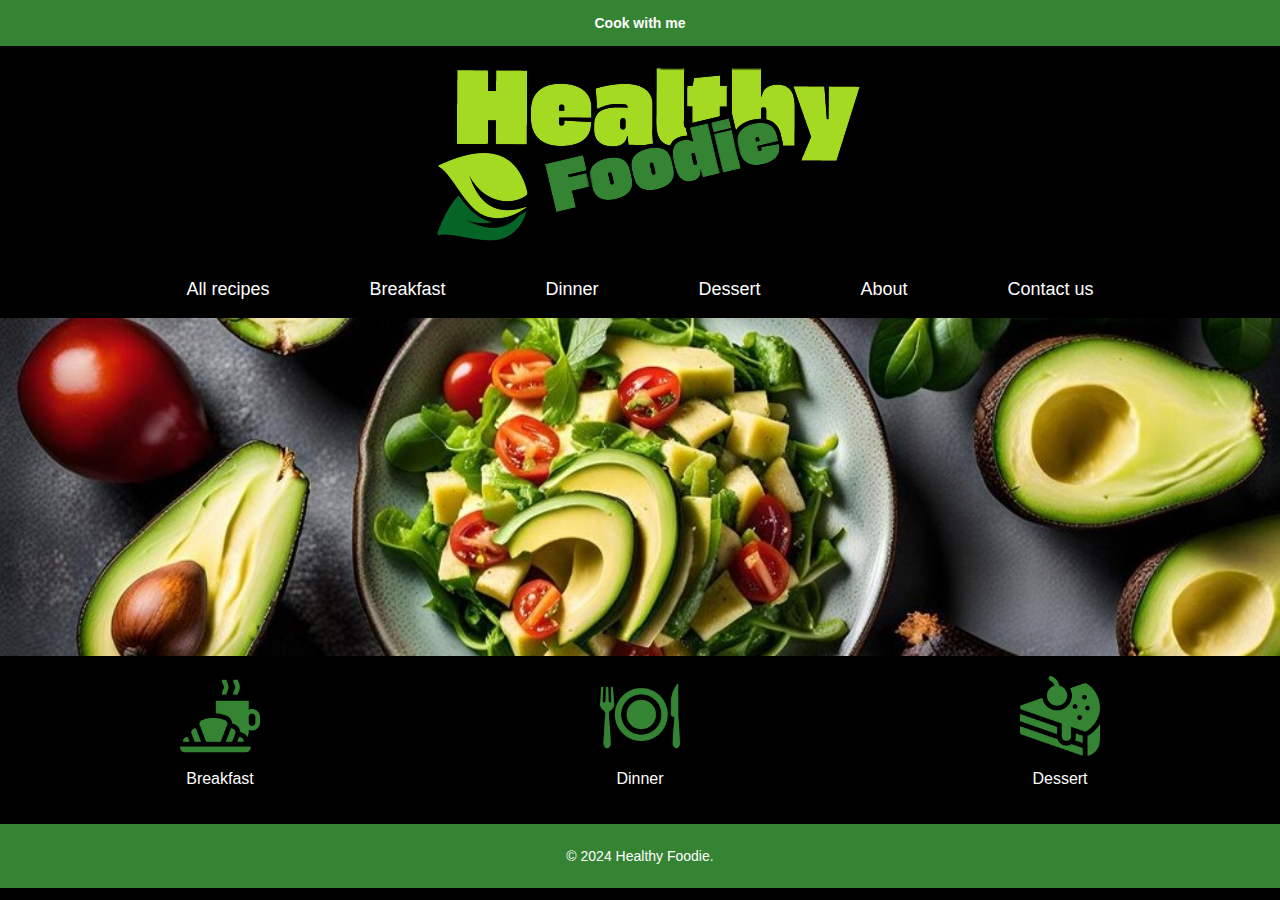
<file: index.html>
<!DOCTYPE html>
<html lang="en">
  <head>
    <meta charset="UTF-8" />
    <meta name="viewport" content="width=device-width, initial-scale=1.0" />
    <title>Healthy Foodie</title>
    <link rel="stylesheet" href="sem_1.css" />
  </head>
  <body>
    <header>
      <div class="header-bar">
        <p>Cook with me</p>
      </div>
      <div class="logo-container">
        <img src="logohf.png" alt="Logo" />
      </div>
      <nav>
        <ul>
          <li><a href="sem_all.html">All recipes</a></li>
          <li><a href="sem_breakfast.html">Breakfast</a></li>
          <li><a href="sem_dinner.html">Dinner</a></li>
          <li><a href="sem_dessert.html">Dessert</a></li>
          <li><a href="sem_about.html">About</a></li>
          <li><a href="sem_contact.html">Contact us</a></li>
        </ul>
      </nav>
    </header>
    <br />
    <main>
      <div class="hero">
        <img src="salad2.jpg" alt="Healthy salad" />
      </div>
      <section class="recipes">
        <div class="categories">
          <!-- Kategória Breakfast -->
          <div class="category">
            <div class="image-container">
              <a href="sem_breakfast.html"
                ><img src="croissant.png" alt="Breakfast"
              /></a>
            </div>
            <p>Breakfast</p>
          </div>
          <!-- Kategória Dinner -->
          <div class="category">
            <div class="image-container">
              <a href="sem_dinner.html">
                <img src="dinner.png" alt="Dinner"
              /></a>
            </div>
            <p>Dinner</p>
          </div>
          <!-- Kategória Dessert -->
          <div class="category">
            <div class="image-container">
              <a href="sem_dessert.html">
                <img src="cake.png" alt="Dessert"
              /></a>
            </div>
            <p>Dessert</p>
          </div>
        </div>
      </section>
    </main>
    <footer>
      <p>&copy; 2024 Healthy Foodie.</p>
    </footer>
  </body>
</html>
  </body>
</html>
</file>
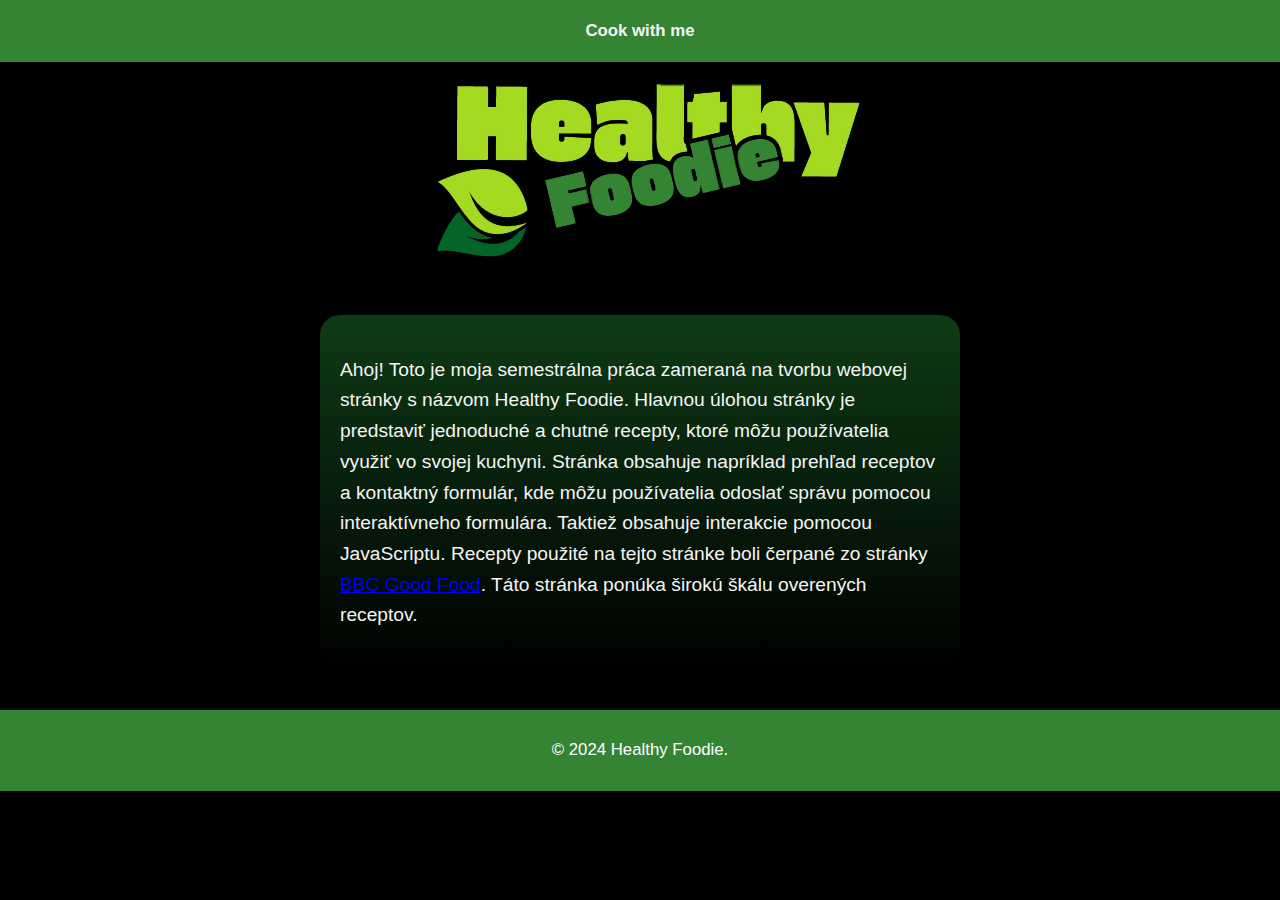
<file: sem_about.html>
<!DOCTYPE html>
<html lang="en">
  <head>
    <meta charset="UTF-8" />
    <meta name="viewport" content="width=device-width, initial-scale=1.0" />
    <link rel="stylesheet" href="sem_about.css" />
    <title>About</title>
  </head>
  <body>
    <div class="header-bar">
      <p>Cook with me</p>
    </div>
    <div class="logo-container">
      <img src="logohf.png" alt="Logo" />
    </div>

    <div class="container">
      <p>
        Ahoj! Toto je moja semestrálna práca zameraná na tvorbu webovej stránky
        s názvom Healthy Foodie. Hlavnou úlohou stránky je predstaviť jednoduché
        a chutné recepty, ktoré môžu používatelia využiť vo svojej kuchyni.
        Stránka obsahuje napríklad prehľad receptov a kontaktný formulár, kde
        môžu používatelia odoslať správu pomocou interaktívneho formulára.
        Taktiež obsahuje interakcie pomocou JavaScriptu. Recepty použité na
        tejto stránke boli čerpané zo stránky
        <a href="https://www.bbcgoodfood.com/">BBC Good Food</a>. Táto stránka
        ponúka širokú škálu overených receptov.
      </p>
    </div>

    <footer>
      <p>&copy; 2024 Healthy Foodie.</p>
    </footer>
  </body>
</html>
</file>
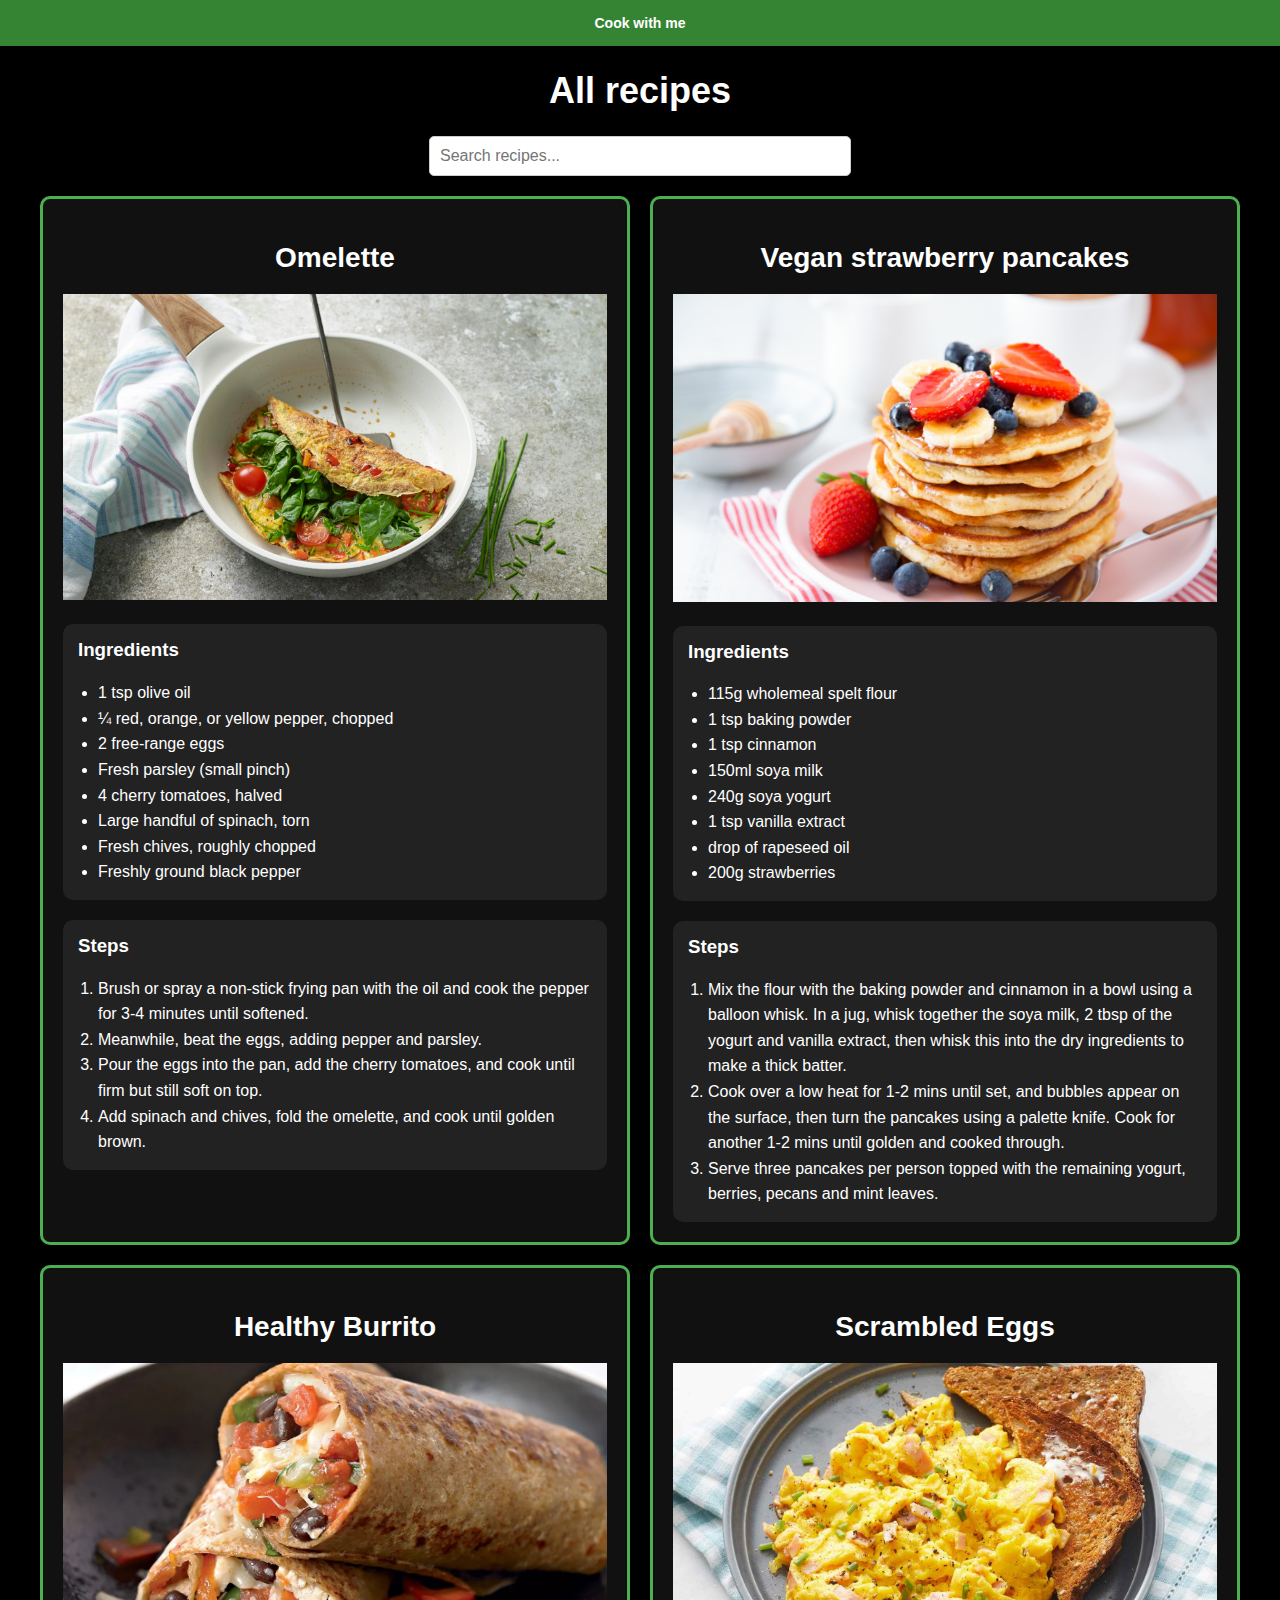
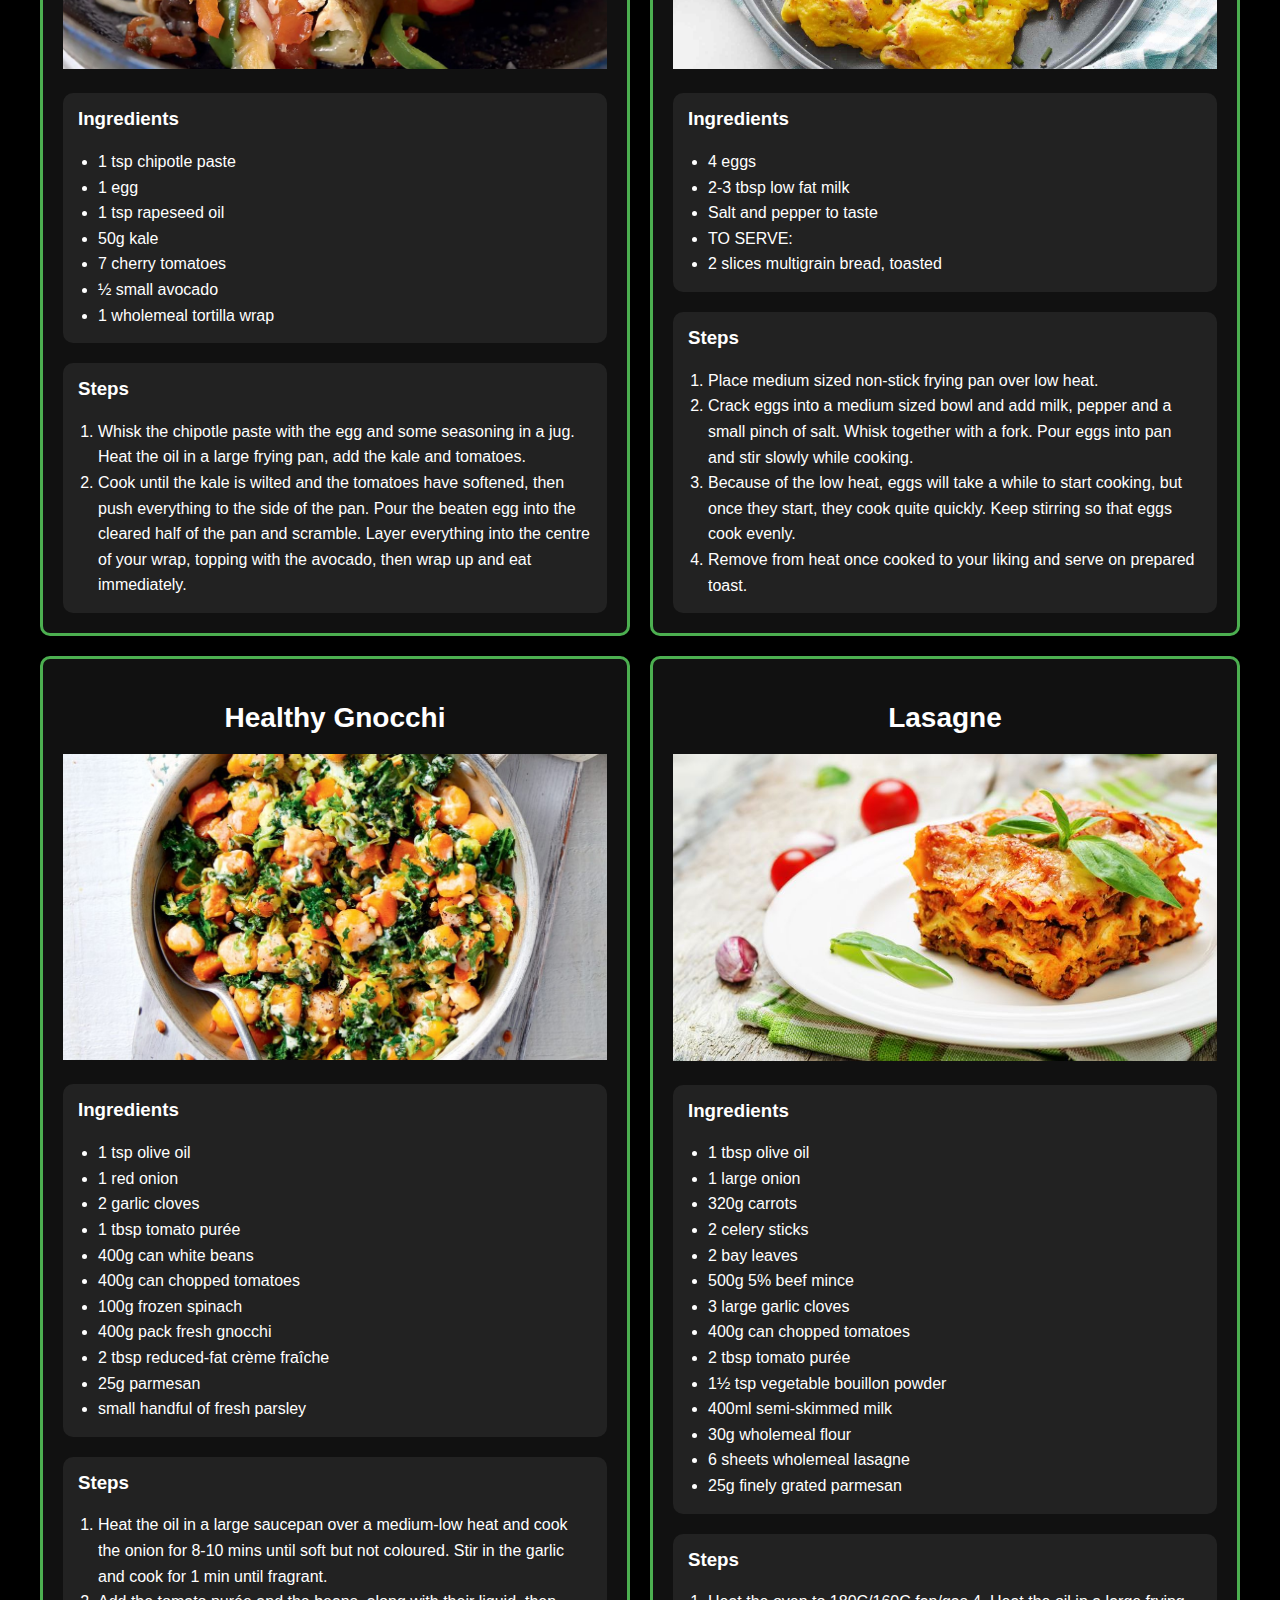
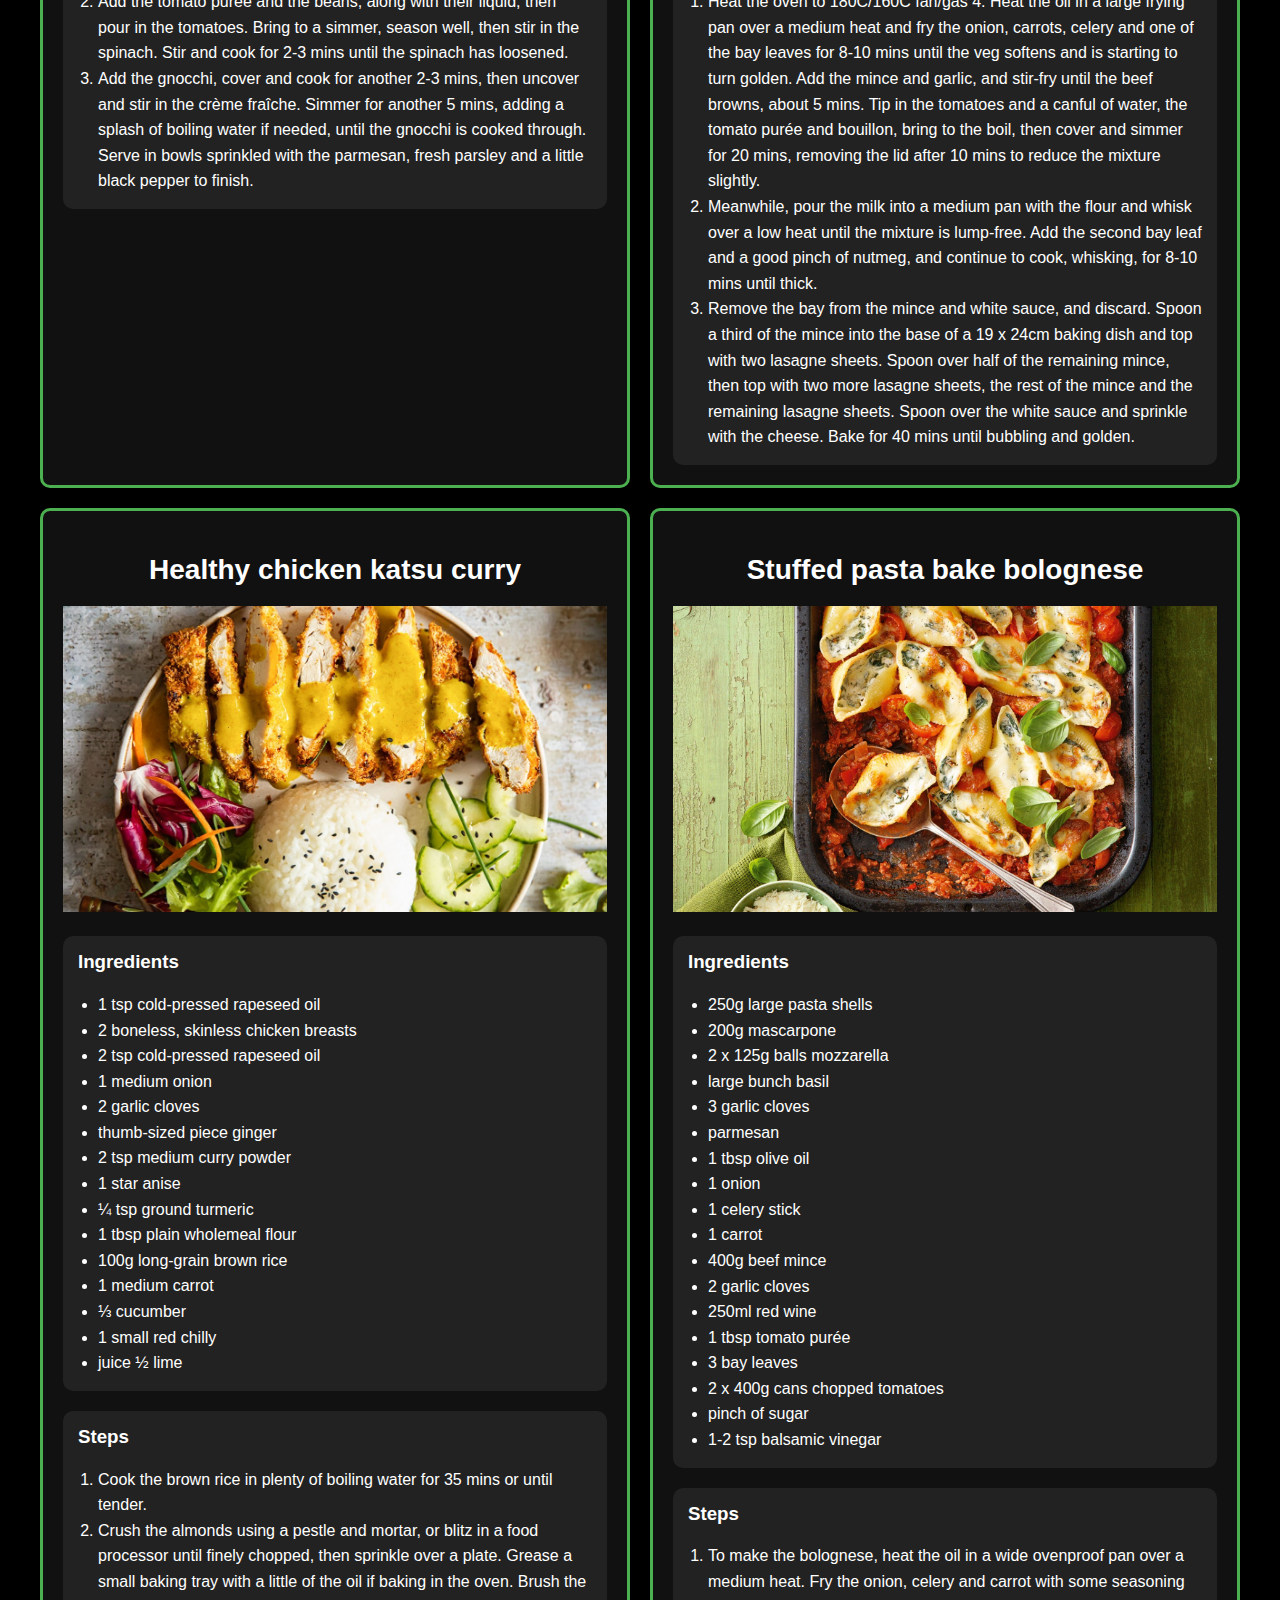
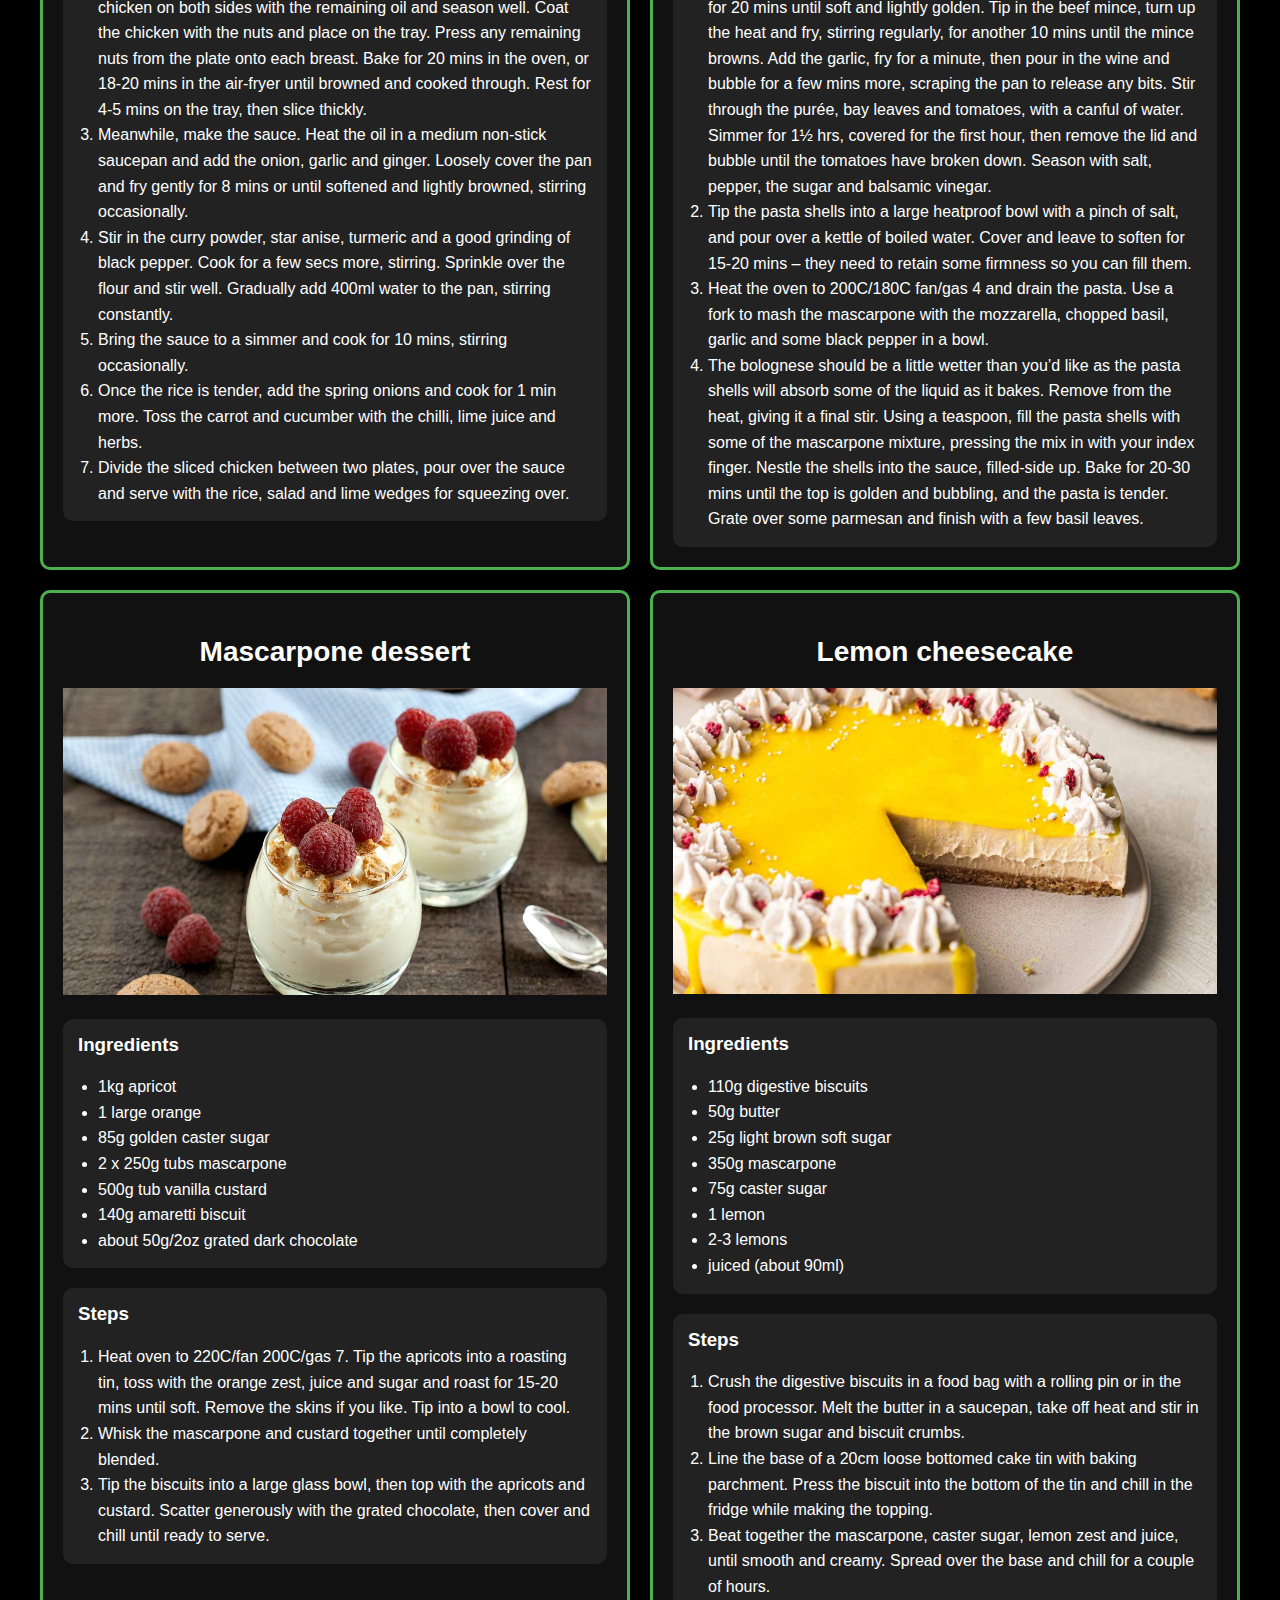
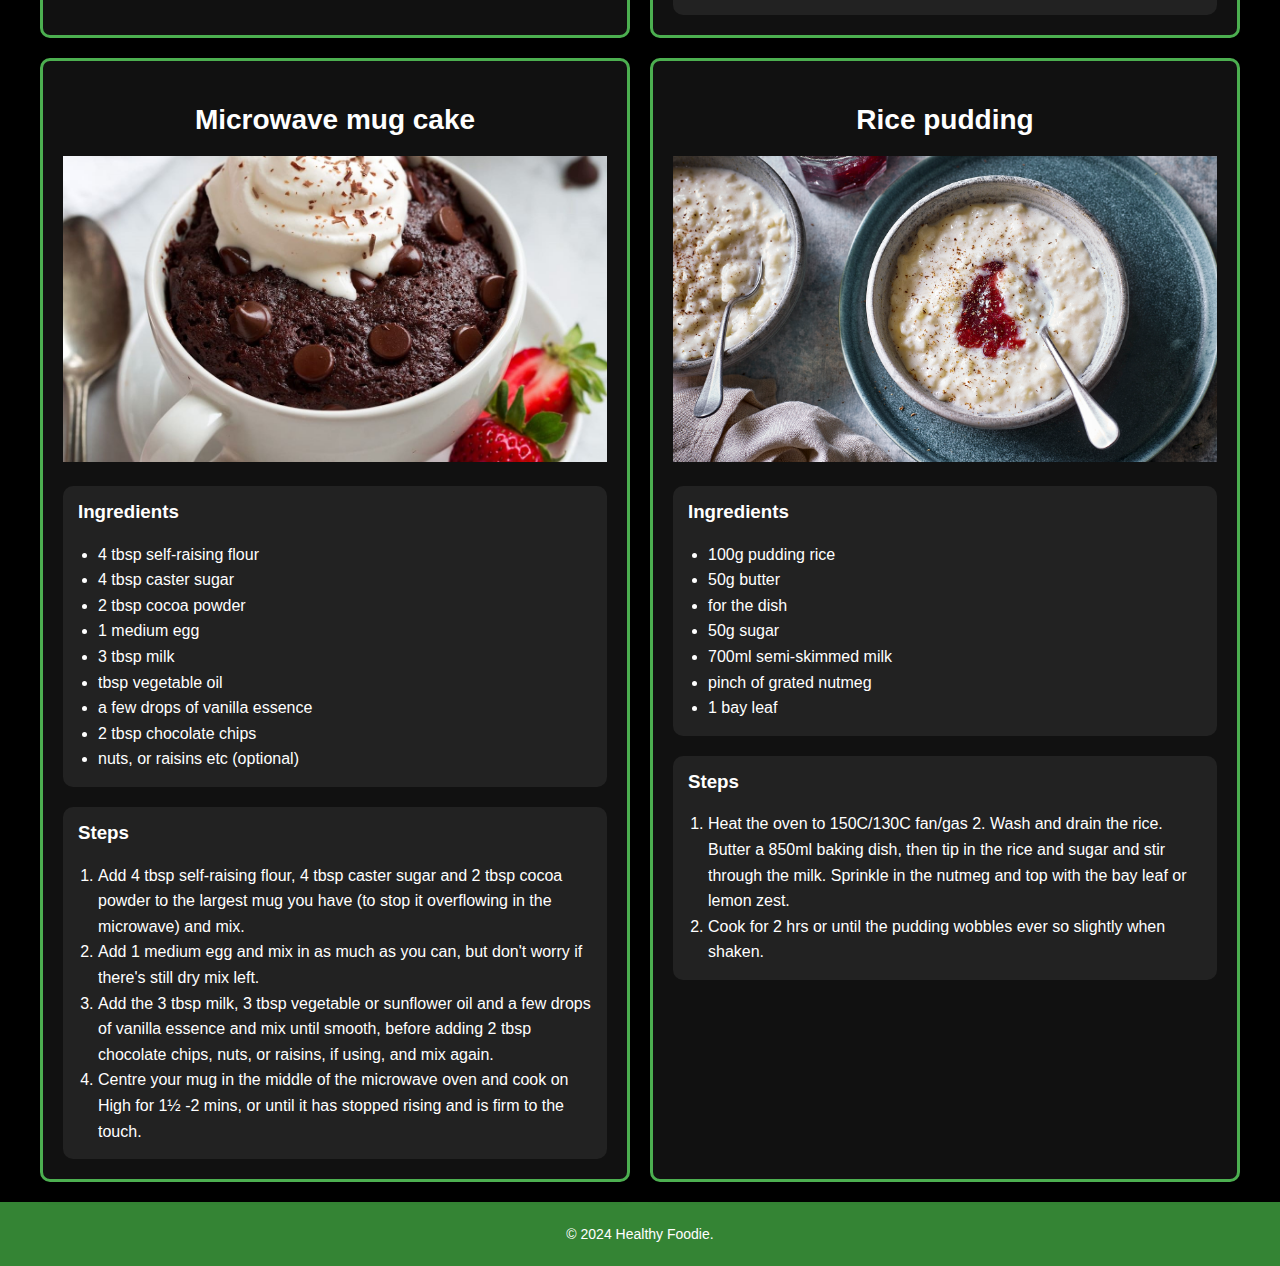
<file: sem_all.html>
<!DOCTYPE html>
<html lang="en">
  <head>
    <meta charset="UTF-8" />
    <meta name="All recipes" content="width=device-width, initial-scale=1.0" />
    <title>All recipes</title>
    <link rel="stylesheet" href="sem_breakfast.css" />
  </head>
  <body>
    <header>
      <div class="header-bar">
        <p>Cook with me</p>
      </div>
      <div class="title">
        <h1>All recipes</h1>
      </div>
    </header>
    <div class="search-container">
        <input type="text" id="recipe-search" placeholder="Search recipes..." onkeyup="searchRecipes()">
      </div>
    <main>
        <div class="recipes">
            <!-- Recept 1: Omelette -->
            <div class="recipe-container">
              <h2>Omelette</h2>
              <div class="recipe-content">
                <div class="image-section">
                  <img src="omellete.jpg" alt="omelette" />
                </div>
                <div class="recipe-details">
                  <div class="ingredients">
                    <h3>Ingredients</h3>
                    <ul>
                      <li>1 tsp olive oil</li>
                      <li>¼ red, orange, or yellow pepper, chopped</li>
                      <li>2 free-range eggs</li>
                      <li>Fresh parsley (small pinch)</li>
                      <li>4 cherry tomatoes, halved</li>
                      <li>Large handful of spinach, torn</li>
                      <li>Fresh chives, roughly chopped</li>
                      <li>Freshly ground black pepper</li>
                    </ul>
                  </div>
                  <div class="steps">
                    <h3>Steps</h3>
                    <ol>
                      <li>
                        Brush or spray a non-stick frying pan with the oil and cook
                        the pepper for 3-4 minutes until softened.
                      </li>
                      <li>Meanwhile, beat the eggs, adding pepper and parsley.</li>
                      <li>
                        Pour the eggs into the pan, add the cherry tomatoes, and
                        cook until firm but still soft on top.
                      </li>
                      <li>
                        Add spinach and chives, fold the omelette, and cook until
                        golden brown.
                      </li>
                    </ol>
                  </div>
                </div>
              </div>
            </div>
    
            <!-- Recept 2: Pancakes -->
            <div class="recipe-container">
              <h2>Vegan strawberry pancakes</h2>
              <div class="recipe-content">
                <div class="image-section">
                  <img src="pancakes.jpeg" alt="pancakes" />
                </div>
                <div class="recipe-details">
                  <div class="ingredients">
                    <h3>Ingredients</h3>
                    <ul>
                      <li>115g wholemeal spelt flour</li>
                      <li>1 tsp baking powder</li>
                      <li>1 tsp cinnamon</li>
                      <li>150ml soya milk</li>
                      <li>240g soya yogurt</li>
                      <li>1 tsp vanilla extract</li>
                      <li>drop of rapeseed oil</li>
                      <li>200g strawberries</li>
                    </ul>
                  </div>
                  <div class="steps">
                    <h3>Steps</h3>
                    <ol>
                      <li>
                        Mix the flour with the baking powder and cinnamon in a bowl
                        using a balloon whisk. In a jug, whisk together the soya
                        milk, 2 tbsp of the yogurt and vanilla extract, then whisk
                        this into the dry ingredients to make a thick batter.
                      </li>
                      <li>
                        Cook over a low heat for 1-2 mins until set, and bubbles
                        appear on the surface, then turn the pancakes using a
                        palette knife. Cook for another 1-2 mins until golden and
                        cooked through.
                      </li>
                      <li>
                        Serve three pancakes per person topped with the remaining
                        yogurt, berries, pecans and mint leaves.
                      </li>
                    </ol>
                  </div>
                </div>
              </div>
            </div>
    
            <!-- Recept 3: Burrito -->
            <div class="recipe-container">
              <h2>Healthy Burrito</h2>
              <div class="recipe-content">
                <div class="image-section">
                  <img src="burritko.jpg" alt="burrito" />
                </div>
                <div class="recipe-details">
                  <div class="ingredients">
                    <h3>Ingredients</h3>
                    <ul>
                      <li>1 tsp chipotle paste</li>
                      <li>1 egg</li>
                      <li>1 tsp rapeseed oil</li>
                      <li>50g kale</li>
                      <li>7 cherry tomatoes</li>
                      <li>½ small avocado</li>
                      <li>1 wholemeal tortilla wrap</li>
                    </ul>
                  </div>
                  <div class="steps">
                    <h3>Steps</h3>
                    <ol>
                      <li>
                        Whisk the chipotle paste with the egg and some seasoning in
                        a jug. Heat the oil in a large frying pan, add the kale and
                        tomatoes.
                      </li>
                      <li>
                        Cook until the kale is wilted and the tomatoes have
                        softened, then push everything to the side of the pan. Pour
                        the beaten egg into the cleared half of the pan and
                        scramble. Layer everything into the centre of your wrap,
                        topping with the avocado, then wrap up and eat immediately.
                      </li>
                    </ol>
                  </div>
                </div>
              </div>
            </div>
    
            <!-- Recept 4: Scrambled Eggs-->
            <div class="recipe-container">
              <h2>Scrambled Eggs</h2>
              <div class="recipe-content">
                <div class="image-section">
                  <img src="prazenica.jpg" alt="scrambled_eggs" />
                </div>
                <div class="recipe-details">
                  <div class="ingredients">
                    <h3>Ingredients</h3>
                    <ul>
                      <li>4 eggs</li>
                      <li>2-3 tbsp low fat milk</li>
                      <li>Salt and pepper to taste</li>
                      <li>TO SERVE:</li>
                      <li>2 slices multigrain bread, toasted</li>
                    </ul>
                  </div>
                  <div class="steps">
                    <h3>Steps</h3>
                    <ol>
                      <li>
                        Place medium sized non-stick frying pan over low heat.
                      </li>
                      <li>
                        Crack eggs into a medium sized bowl and add milk, pepper and
                        a small pinch of salt. Whisk together with a fork. Pour eggs
                        into pan and stir slowly while cooking.
                      </li>
                      <li>
                        Because of the low heat, eggs will take a while to start
                        cooking, but once they start, they cook quite quickly. Keep
                        stirring so that eggs cook evenly.
                      </li>
                      <li>
                        Remove from heat once cooked to your liking and serve on
                        prepared toast.
                      </li>
                    </ol>
                  </div>
                </div>
              </div>
            </div>
          </div>
      <div class="recipes">
        <!-- Recept 5: Gnocchi -->
        <div class="recipe-container">
          <h2>Healthy Gnocchi</h2>
          <div class="recipe-content">
            <div class="image-section">
              <img src="gnocchi1.jpg" alt="gnocchi" />
            </div>
            <div class="recipe-details">
              <div class="ingredients">
                <h3>Ingredients</h3>
                <ul>
                  <li>1 tsp olive oil</li>
                  <li>1 red onion</li>
                  <li>2 garlic cloves</li>
                  <li>1 tbsp tomato purée</li>
                  <li>400g can white beans</li>
                  <li>400g can chopped tomatoes</li>
                  <li>100g frozen spinach</li>
                  <li>400g pack fresh gnocchi</li>
                  <li>2 tbsp reduced-fat crème fraîche</li>
                  <li>25g parmesan</li>
                  <li>small handful of fresh parsley</li>
                </ul>
              </div>
              <div class="steps">
                <h3>Steps</h3>
                <ol>
                  <li>
                    Heat the oil in a large saucepan over a medium-low heat and
                    cook the onion for 8-10 mins until soft but not coloured.
                    Stir in the garlic and cook for 1 min until fragrant.
                  </li>
                  <li>
                    Add the tomato purée and the beans, along with their liquid,
                    then pour in the tomatoes. Bring to a simmer, season well,
                    then stir in the spinach. Stir and cook for 2-3 mins until
                    the spinach has loosened.
                  </li>
                  <li>
                    Add the gnocchi, cover and cook for another 2-3 mins, then
                    uncover and stir in the crème fraîche. Simmer for another 5
                    mins, adding a splash of boiling water if needed, until the
                    gnocchi is cooked through. Serve in bowls sprinkled with the
                    parmesan, fresh parsley and a little black pepper to finish.
                  </li>
                </ol>
              </div>
            </div>
          </div>
        </div>

        <!-- Recept 6: Lasagne -->
        <div class="recipe-container">
          <h2>Lasagne</h2>
          <div class="recipe-content">
            <div class="image-section">
              <img src="lasagne.jpg" alt="lasagne" />
            </div>
            <div class="recipe-details">
              <div class="ingredients">
                <h3>Ingredients</h3>
                <ul>
                  <li>1 tbsp olive oil</li>
                  <li>1 large onion</li>
                  <li>320g carrots</li>
                  <li>2 celery sticks</li>
                  <li>2 bay leaves</li>
                  <li>500g 5% beef mince</li>
                  <li>3 large garlic cloves</li>
                  <li>400g can chopped tomatoes</li>
                  <li>2 tbsp tomato purée</li>
                  <li>1½ tsp vegetable bouillon powder</li>
                  <li>400ml semi-skimmed milk</li>
                  <li>30g wholemeal flour</li>
                  <li>6 sheets wholemeal lasagne</li>
                  <li>25g finely grated parmesan</li>
                </ul>
              </div>
              <div class="steps">
                <h3>Steps</h3>
                <ol>
                  <li>
                    Heat the oven to 180C/160C fan/gas 4. Heat the oil in a
                    large frying pan over a medium heat and fry the onion,
                    carrots, celery and one of the bay leaves for 8-10 mins
                    until the veg softens and is starting to turn golden. Add
                    the mince and garlic, and stir-fry until the beef browns,
                    about 5 mins. Tip in the tomatoes and a canful of water, the
                    tomato purée and bouillon, bring to the boil, then cover and
                    simmer for 20 mins, removing the lid after 10 mins to reduce
                    the mixture slightly.
                  </li>
                  <li>
                    Meanwhile, pour the milk into a medium pan with the flour
                    and whisk over a low heat until the mixture is lump-free.
                    Add the second bay leaf and a good pinch of nutmeg, and
                    continue to cook, whisking, for 8-10 mins until thick.
                  </li>
                  <li>
                    Remove the bay from the mince and white sauce, and discard.
                    Spoon a third of the mince into the base of a 19 x 24cm
                    baking dish and top with two lasagne sheets. Spoon over half
                    of the remaining mince, then top with two more lasagne
                    sheets, the rest of the mince and the remaining lasagne
                    sheets. Spoon over the white sauce and sprinkle with the
                    cheese. Bake for 40 mins until bubbling and golden.
                  </li>
                </ol>
              </div>
            </div>
          </div>
        </div>

        <!-- Recept 7: Healthy chicken katsu curry -->
        <div class="recipe-container">
          <h2>Healthy chicken katsu curry</h2>
          <div class="recipe-content">
            <div class="image-section">
              <img src="chicken.jpg" alt="chicken" />
            </div>
            <div class="recipe-details">
              <div class="ingredients">
                <h3>Ingredients</h3>
                <ul>
                  <li>1 tsp cold-pressed rapeseed oil</li>
                  <li>2 boneless, skinless chicken breasts</li>
                  <li>2 tsp cold-pressed rapeseed oil</li>
                  <li>1 medium onion</li>
                  <li>2 garlic cloves</li>
                  <li>thumb-sized piece ginger</li>
                  <li>2 tsp medium curry powder</li>
                  <li>1 star anise</li>
                  <li>¼ tsp ground turmeric</li>
                  <li>1 tbsp plain wholemeal flour</li>
                  <li>100g long-grain brown rice</li>
                  <li>1 medium carrot</li>
                  <li>⅓ cucumber</li>
                  <li>1 small red chilly</li>
                  <li>juice ½ lime</li>
                </ul>
              </div>
              <div class="steps">
                <h3>Steps</h3>
                <ol>
                  <li>
                    Cook the brown rice in plenty of boiling water for 35 mins
                    or until tender.
                  </li>
                  <li>
                    Crush the almonds using a pestle and mortar, or blitz in a
                    food processor until finely chopped, then sprinkle over a
                    plate. Grease a small baking tray with a little of the oil
                    if baking in the oven. Brush the chicken on both sides with
                    the remaining oil and season well. Coat the chicken with the
                    nuts and place on the tray. Press any remaining nuts from
                    the plate onto each breast. Bake for 20 mins in the oven, or
                    18-20 mins in the air-fryer until browned and cooked
                    through. Rest for 4-5 mins on the tray, then slice thickly.
                  </li>
                  <li>
                    Meanwhile, make the sauce. Heat the oil in a medium
                    non-stick saucepan and add the onion, garlic and ginger.
                    Loosely cover the pan and fry gently for 8 mins or until
                    softened and lightly browned, stirring occasionally.
                  </li>
                  <li>
                    Stir in the curry powder, star anise, turmeric and a good
                    grinding of black pepper. Cook for a few secs more,
                    stirring. Sprinkle over the flour and stir well. Gradually
                    add 400ml water to the pan, stirring constantly.
                  </li>
                  <li>
                    Bring the sauce to a simmer and cook for 10 mins, stirring
                    occasionally.
                  </li>
                  <li>
                    Once the rice is tender, add the spring onions and cook for
                    1 min more. Toss the carrot and cucumber with the chilli,
                    lime juice and herbs.
                  </li>
                  <li>
                    Divide the sliced chicken between two plates, pour over the
                    sauce and serve with the rice, salad and lime wedges for
                    squeezing over.
                  </li>
                </ol>
              </div>
            </div>
          </div>
        </div>

        <!-- Recept 8: Stuffed pasta bake bolognese-->
        <div class="recipe-container">
          <h2>Stuffed pasta bake bolognese</h2>
          <div class="recipe-content">
            <div class="image-section">
              <img src="stuffed1.jpeg" alt="Stuffed pasta bake bolognese" />
            </div>
            <div class="recipe-details">
              <div class="ingredients">
                <h3>Ingredients</h3>
                <ul>
                  <li>250g large pasta shells</li>
                  <li>200g mascarpone</li>
                  <li>2 x 125g balls mozzarella</li>
                  <li>large bunch basil</li>
                  <li>3 garlic cloves</li>
                  <li>parmesan</li>
                  <li>1 tbsp olive oil</li>
                  <li>1 onion</li>
                  <li>1 celery stick</li>
                  <li>1 carrot</li>
                  <li>400g beef mince</li>
                  <li>2 garlic cloves</li>
                  <li>250ml red wine</li>
                  <li>1 tbsp tomato purée</li>
                  <li>3 bay leaves</li>
                  <li>2 x 400g cans chopped tomatoes</li>
                  <li>pinch of sugar</li>
                  <li>1-2 tsp balsamic vinegar</li>
                </ul>
              </div>
              <div class="steps">
                <h3>Steps</h3>
                <ol>
                  <li>
                    To make the bolognese, heat the oil in a wide ovenproof pan
                    over a medium heat. Fry the onion, celery and carrot with
                    some seasoning for 20 mins until soft and lightly golden.
                    Tip in the beef mince, turn up the heat and fry, stirring
                    regularly, for another 10 mins until the mince browns. Add
                    the garlic, fry for a minute, then pour in the wine and
                    bubble for a few mins more, scraping the pan to release any
                    bits. Stir through the purée, bay leaves and tomatoes, with
                    a canful of water. Simmer for 1½ hrs, covered for the first
                    hour, then remove the lid and bubble until the tomatoes have
                    broken down. Season with salt, pepper, the sugar and
                    balsamic vinegar.
                  </li>
                  <li>
                    Tip the pasta shells into a large heatproof bowl with a
                    pinch of salt, and pour over a kettle of boiled water. Cover
                    and leave to soften for 15-20 mins – they need to retain
                    some firmness so you can fill them.
                  </li>
                  <li>
                    Heat the oven to 200C/180C fan/gas 4 and drain the pasta.
                    Use a fork to mash the mascarpone with the mozzarella,
                    chopped basil, garlic and some black pepper in a bowl.
                  </li>
                  <li>
                    The bolognese should be a little wetter than you’d like as
                    the pasta shells will absorb some of the liquid as it bakes.
                    Remove from the heat, giving it a final stir. Using a
                    teaspoon, fill the pasta shells with some of the mascarpone
                    mixture, pressing the mix in with your index finger. Nestle
                    the shells into the sauce, filled-side up. Bake for 20-30
                    mins until the top is golden and bubbling, and the pasta is
                    tender. Grate over some parmesan and finish with a few basil
                    leaves.
                  </li>
                </ol>
              </div>
            </div>
          </div>
        </div>
      </div>
      <div class="recipes">
        <!-- Recept 1: Mascarpone dessert -->
        <div class="recipe-container">
          <h2>Mascarpone dessert</h2>
          <div class="recipe-content">
            <div class="image-section">
              <img src="mascarpone.jpg" alt="mascarpone dessert" />
            </div>
            <div class="recipe-details">
              <div class="ingredients">
                <h3>Ingredients</h3>
                <ul>
                  <li>1kg apricot</li>
                  <li>1 large orange</li>
                  <li>85g golden caster sugar</li>
                  <li>2 x 250g tubs mascarpone</li>
                  <li>500g tub vanilla custard</li>
                  <li>140g amaretti biscuit</li>
                  <li>about 50g/2oz grated dark chocolate</li>
                </ul>
              </div>
              <div class="steps">
                <h3>Steps</h3>
                <ol>
                  <li>
                    Heat oven to 220C/fan 200C/gas 7. Tip the apricots into a
                    roasting tin, toss with the orange zest, juice and sugar and
                    roast for 15-20 mins until soft. Remove the skins if you
                    like. Tip into a bowl to cool.
                  </li>
                  <li>
                    Whisk the mascarpone and custard together until completely
                    blended.
                  </li>
                  <li>
                    Tip the biscuits into a large glass bowl, then top with the
                    apricots and custard. Scatter generously with the grated
                    chocolate, then cover and chill until ready to serve.
                  </li>
                </ol>
              </div>
            </div>
          </div>
        </div>

        <!-- Recept 3: Lemon cheesecake -->
        <div class="recipe-container">
          <h2>Lemon cheesecake</h2>
          <div class="recipe-content">
            <div class="image-section">
              <img src="cheesecake.jpg" alt="cheesecake" />
            </div>
            <div class="recipe-details">
              <div class="ingredients">
                <h3>Ingredients</h3>
                <ul>
                  <li>110g digestive biscuits</li>
                  <li>50g butter</li>
                  <li>25g light brown soft sugar</li>
                  <li>350g mascarpone</li>
                  <li>75g caster sugar</li>
                  <li>1 lemon</li>
                  <li>2-3 lemons</li>
                  <li>juiced (about 90ml)</li>
                </ul>
              </div>
              <div class="steps">
                <h3>Steps</h3>
                <ol>
                  <li>
                    Crush the digestive biscuits in a food bag with a rolling
                    pin or in the food processor. Melt the butter in a saucepan,
                    take off heat and stir in the brown sugar and biscuit
                    crumbs.
                  </li>
                  <li>
                    Line the base of a 20cm loose bottomed cake tin with baking
                    parchment. Press the biscuit into the bottom of the tin and
                    chill in the fridge while making the topping.
                  </li>
                  <li>
                    Beat together the mascarpone, caster sugar, lemon zest and
                    juice, until smooth and creamy. Spread over the base and
                    chill for a couple of hours.
                  </li>
                </ol>
              </div>
            </div>
          </div>
        </div>

        <!-- Recept 2: Microwave mug cake -->
        <div class="recipe-container">
          <h2>Microwave mug cake</h2>
          <div class="recipe-content">
            <div class="image-section">
              <img src="mugcake.jpg" alt="mugcake" />
            </div>
            <div class="recipe-details">
              <div class="ingredients">
                <h3>Ingredients</h3>
                <ul>
                  <li>4 tbsp self-raising flour</li>
                  <li>4 tbsp caster sugar</li>
                  <li>2 tbsp cocoa powder</li>
                  <li>1 medium egg</li>
                  <li>3 tbsp milk</li>
                  <li>tbsp vegetable oil</li>
                  <li>a few drops of vanilla essence</li>
                  <li>2 tbsp chocolate chips</li>
                  <li>nuts, or raisins etc (optional)</li>
                </ul>
              </div>
              <div class="steps">
                <h3>Steps</h3>
                <ol>
                  <li>
                    Add 4 tbsp self-raising flour, 4 tbsp caster sugar and 2
                    tbsp cocoa powder to the largest mug you have (to stop it
                    overflowing in the microwave) and mix.
                  </li>
                  <li>
                    Add 1 medium egg and mix in as much as you can, but don't
                    worry if there's still dry mix left.
                  </li>
                  <li>
                    Add the 3 tbsp milk, 3 tbsp vegetable or sunflower oil and a
                    few drops of vanilla essence and mix until smooth, before
                    adding 2 tbsp chocolate chips, nuts, or raisins, if using,
                    and mix again.
                  </li>
                  <li>
                    Centre your mug in the middle of the microwave oven and cook
                    on High for 1½ -2 mins, or until it has stopped rising and
                    is firm to the touch.
                  </li>
                </ol>
              </div>
            </div>
          </div>
        </div>

        <!-- Recept 4 Rice pudding-->
        <div class="recipe-container">
          <h2>Rice pudding</h2>
          <div class="recipe-content">
            <div class="image-section">
              <img src="pudding.jpg" alt="Rice pudding" />
            </div>
            <div class="recipe-details">
              <div class="ingredients">
                <h3>Ingredients</h3>
                <ul>
                  <li>100g pudding rice</li>
                  <li>50g butter</li>
                  <li>for the dish</li>
                  <li>50g sugar</li>
                  <li>700ml semi-skimmed milk</li>
                  <li>pinch of grated nutmeg</li>
                  <li>1 bay leaf</li>
                </ul>
              </div>
              <div class="steps">
                <h3>Steps</h3>
                <ol>
                  <li>
                    Heat the oven to 150C/130C fan/gas 2. Wash and drain the
                    rice. Butter a 850ml baking dish, then tip in the rice and
                    sugar and stir through the milk. Sprinkle in the nutmeg and
                    top with the bay leaf or lemon zest.
                  </li>
                  <li>
                    Cook for 2 hrs or until the pudding wobbles ever so slightly
                    when shaken.
                  </li>
                </ol>
              </div>
            </div>
          </div>
        </div>
      </div>
    </main>
    <footer>
        <p>&copy; 2024 Healthy Foodie.</p>
      </footer>
    </body>
  </html>
  <script>
    function searchRecipes() {
      // Získame hodnotu z vyhľadávacieho poľa
      let searchQuery = document.getElementById("recipe-search").value.toLowerCase();
      
      // Získame všetky recepty
      let recipes = document.getElementsByClassName("recipe-container");
  
      // Pre každý recept skontrolujeme názov
      for (let i = 0; i < recipes.length; i++) {
        let recipeTitle = recipes[i].getElementsByTagName("h2")[0].textContent.toLowerCase();
  
        // Ak názov receptu obsahuje vyhľadávaný text, zobrazíme ho, inak ho skryjeme
        if (recipeTitle.indexOf(searchQuery) > -1) {
          recipes[i].style.display = "";  // Zobraziť recept
        } else {
          recipes[i].style.display = "none";  // Skryť recept
        }
      }
    }
  </script>
  </body>
</html>
</file>
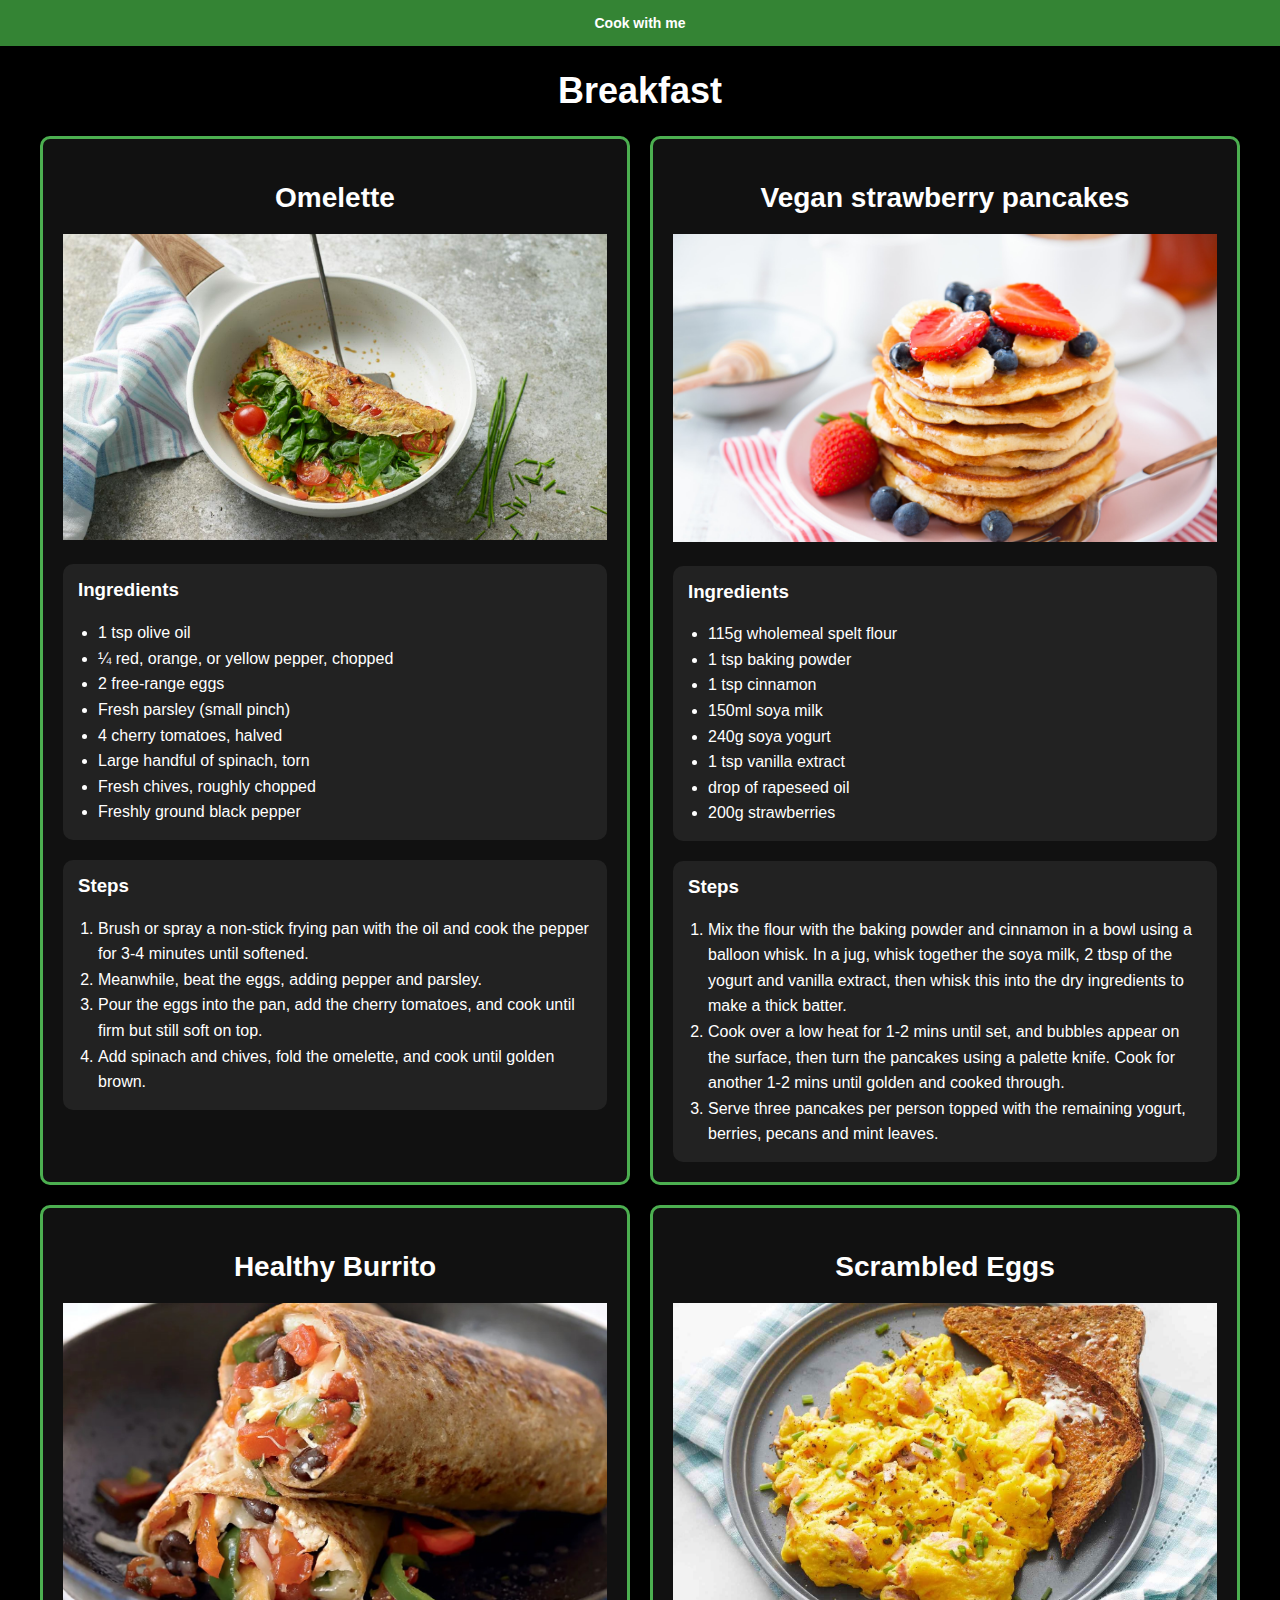
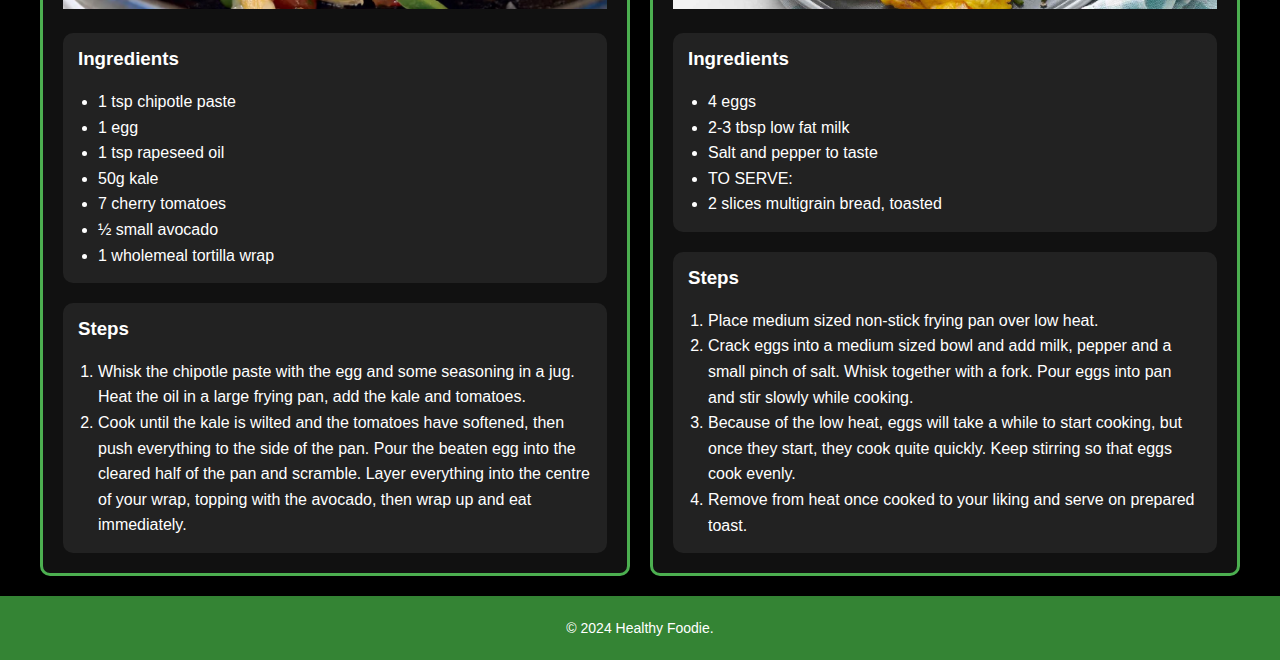
<file: sem_breakfast.html>
<!DOCTYPE html>
<html lang="en">
  <head>
    <meta charset="UTF-8" />
    <meta name="viewport" content="width=device-width, initial-scale=1.0" />
    <title>Breakfast</title>
    <link rel="stylesheet" href="sem_breakfast.css" />
  </head>
  <body>
    <header>
      <div class="header-bar">
        <p>Cook with me</p>
      </div>
      <div class="title">
        <h1>Breakfast</h1>
      </div>
    </header>
    <main>
      <div class="recipes">
        <!-- Recept 1: Omelette -->
        <div class="recipe-container">
          <h2>Omelette</h2>
          <div class="recipe-content">
            <div class="image-section">
              <img src="omellete.jpg" alt="omelette" />
            </div>
            <div class="recipe-details">
              <div class="ingredients">
                <h3>Ingredients</h3>
                <ul>
                  <li>1 tsp olive oil</li>
                  <li>¼ red, orange, or yellow pepper, chopped</li>
                  <li>2 free-range eggs</li>
                  <li>Fresh parsley (small pinch)</li>
                  <li>4 cherry tomatoes, halved</li>
                  <li>Large handful of spinach, torn</li>
                  <li>Fresh chives, roughly chopped</li>
                  <li>Freshly ground black pepper</li>
                </ul>
              </div>
              <div class="steps">
                <h3>Steps</h3>
                <ol>
                  <li>
                    Brush or spray a non-stick frying pan with the oil and cook
                    the pepper for 3-4 minutes until softened.
                  </li>
                  <li>Meanwhile, beat the eggs, adding pepper and parsley.</li>
                  <li>
                    Pour the eggs into the pan, add the cherry tomatoes, and
                    cook until firm but still soft on top.
                  </li>
                  <li>
                    Add spinach and chives, fold the omelette, and cook until
                    golden brown.
                  </li>
                </ol>
              </div>
            </div>
          </div>
        </div>

        <!-- Recept 2: Pancakes -->
        <div class="recipe-container">
          <h2>Vegan strawberry pancakes</h2>
          <div class="recipe-content">
            <div class="image-section">
              <img src="pancakes.jpeg" alt="pancakes" />
            </div>
            <div class="recipe-details">
              <div class="ingredients">
                <h3>Ingredients</h3>
                <ul>
                  <li>115g wholemeal spelt flour</li>
                  <li>1 tsp baking powder</li>
                  <li>1 tsp cinnamon</li>
                  <li>150ml soya milk</li>
                  <li>240g soya yogurt</li>
                  <li>1 tsp vanilla extract</li>
                  <li>drop of rapeseed oil</li>
                  <li>200g strawberries</li>
                </ul>
              </div>
              <div class="steps">
                <h3>Steps</h3>
                <ol>
                  <li>
                    Mix the flour with the baking powder and cinnamon in a bowl
                    using a balloon whisk. In a jug, whisk together the soya
                    milk, 2 tbsp of the yogurt and vanilla extract, then whisk
                    this into the dry ingredients to make a thick batter.
                  </li>
                  <li>
                    Cook over a low heat for 1-2 mins until set, and bubbles
                    appear on the surface, then turn the pancakes using a
                    palette knife. Cook for another 1-2 mins until golden and
                    cooked through.
                  </li>
                  <li>
                    Serve three pancakes per person topped with the remaining
                    yogurt, berries, pecans and mint leaves.
                  </li>
                </ol>
              </div>
            </div>
          </div>
        </div>

        <!-- Recept 3: Burrito -->
        <div class="recipe-container">
          <h2>Healthy Burrito</h2>
          <div class="recipe-content">
            <div class="image-section">
              <img src="burritko.jpg" alt="burrito" />
            </div>
            <div class="recipe-details">
              <div class="ingredients">
                <h3>Ingredients</h3>
                <ul>
                  <li>1 tsp chipotle paste</li>
                  <li>1 egg</li>
                  <li>1 tsp rapeseed oil</li>
                  <li>50g kale</li>
                  <li>7 cherry tomatoes</li>
                  <li>½ small avocado</li>
                  <li>1 wholemeal tortilla wrap</li>
                </ul>
              </div>
              <div class="steps">
                <h3>Steps</h3>
                <ol>
                  <li>
                    Whisk the chipotle paste with the egg and some seasoning in
                    a jug. Heat the oil in a large frying pan, add the kale and
                    tomatoes.
                  </li>
                  <li>
                    Cook until the kale is wilted and the tomatoes have
                    softened, then push everything to the side of the pan. Pour
                    the beaten egg into the cleared half of the pan and
                    scramble. Layer everything into the centre of your wrap,
                    topping with the avocado, then wrap up and eat immediately.
                  </li>
                </ol>
              </div>
            </div>
          </div>
        </div>

        <!-- Recept 4: Scrambled Eggs-->
        <div class="recipe-container">
          <h2>Scrambled Eggs</h2>
          <div class="recipe-content">
            <div class="image-section">
              <img src="prazenica.jpg" alt="scrambled_eggs" />
            </div>
            <div class="recipe-details">
              <div class="ingredients">
                <h3>Ingredients</h3>
                <ul>
                  <li>4 eggs</li>
                  <li>2-3 tbsp low fat milk</li>
                  <li>Salt and pepper to taste</li>
                  <li>TO SERVE:</li>
                  <li>2 slices multigrain bread, toasted</li>
                </ul>
              </div>
              <div class="steps">
                <h3>Steps</h3>
                <ol>
                  <li>
                    Place medium sized non-stick frying pan over low heat.
                  </li>
                  <li>
                    Crack eggs into a medium sized bowl and add milk, pepper and
                    a small pinch of salt. Whisk together with a fork. Pour eggs
                    into pan and stir slowly while cooking.
                  </li>
                  <li>
                    Because of the low heat, eggs will take a while to start
                    cooking, but once they start, they cook quite quickly. Keep
                    stirring so that eggs cook evenly.
                  </li>
                  <li>
                    Remove from heat once cooked to your liking and serve on
                    prepared toast.
                  </li>
                </ol>
              </div>
            </div>
          </div>
        </div>
      </div>
    </main>
    <footer>
      <p>&copy; 2024 Healthy Foodie.</p>
    </footer>
  </body>
</html>
  </body>
</html>
</file>
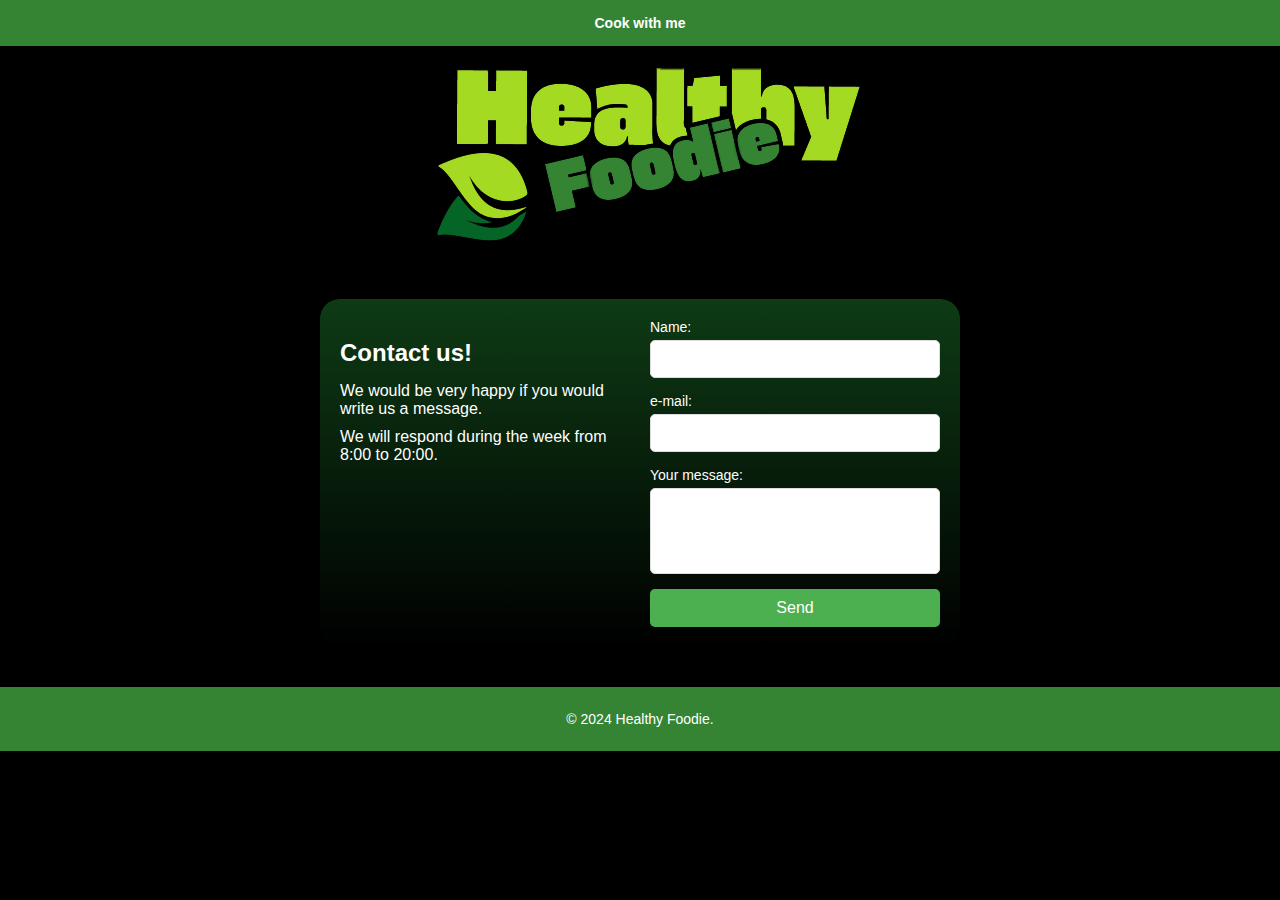
<file: sem_contact.html>
<!DOCTYPE html>
<html lang="en">
  <head>
    <meta charset="UTF-8" />
    <meta name="viewport" content="width=device-width, initial-scale=1.0" />
    <link rel="stylesheet" href="sem_contact.css" />
    <title>Contact Form</title>
  </head>
  <body>
    <div class="header-bar">
      <p>Cook with me</p>
    </div>
    <div class="logo-container">
        <img src="logohf.png" alt="Logo" />
      </div>

    <div class="contact-form">
      <div class="contact-info">
        <h2>Contact us!</h2>
        <p>We would be very happy if you would write us a message.</p>
        <p>We will respond during the week from 8:00 to 20:00.</p>
      </div>
      <form id="contact-form">
        <label for="name">Name:</label>
        <input type="text" id="name" name="name" required />

        <label for="email">e-mail:</label>
        <input type="email" id="email" name="email" required />

        <label for="message">Your message:</label>
        <textarea id="message" name="message" rows="4" required></textarea>

        <button type="submit">Send</button>
      </form>
    </div>

    <div class="submitted-data hidden" id="submitted-data">
      <h3>Submitted Data</h3>
      <p><strong>Name:</strong> <span id="submitted-name"></span></p>
      <p><strong>Email:</strong> <span id="submitted-email"></span></p>
      <p><strong>Message:</strong> <span id="submitted-message"></span></p>
    </div>

    <script src="sem_contact.js"></script>
    <footer>
        <p>&copy; 2024 Healthy Foodie.</p>
      </footer>
    </body>
  </html>
  </body>
</html>
</file>
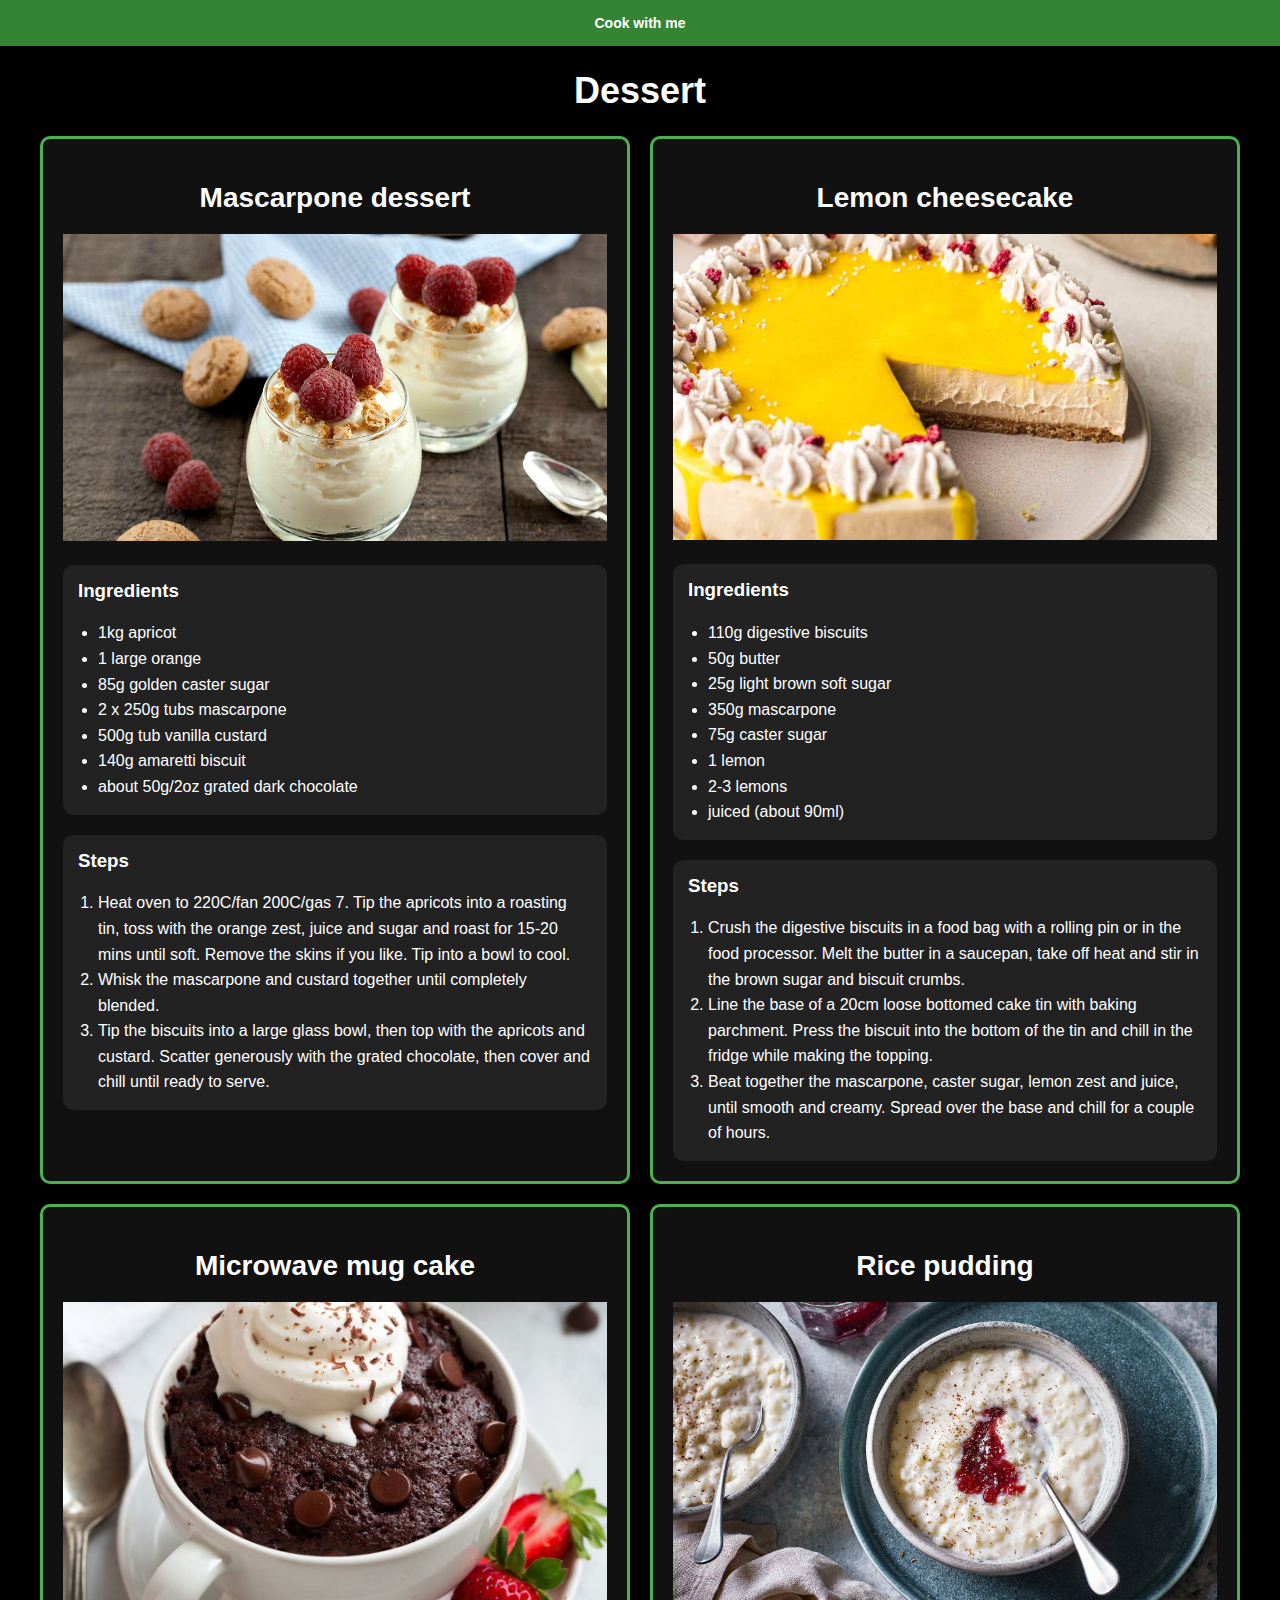
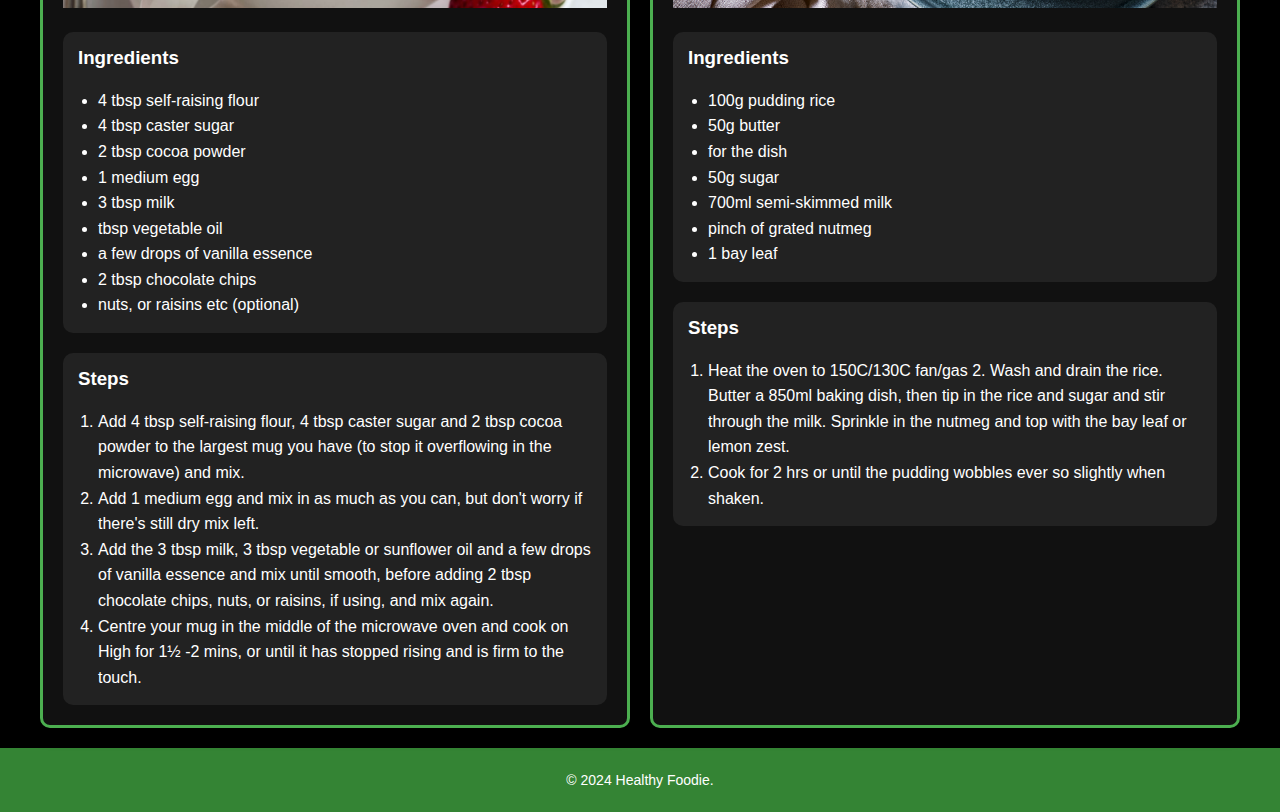
<file: sem_dessert.html>
<!DOCTYPE html>
<html lang="en">
  <head>
    <meta charset="UTF-8" />
    <meta name="viewport" content="width=device-width, initial-scale=1.0" />
    <title>Dessert</title>
    <link rel="stylesheet" href="sem_breakfast.css" />
  </head>
  <body>
    <header>
      <div class="header-bar">
        <p>Cook with me</p>
      </div>
      <div class="title">
        <h1>Dessert</h1>
      </div>
    </header>
    <main>
      <div class="recipes">
        <!-- Recept 1: Mascarpone dessert -->
        <div class="recipe-container">
          <h2>Mascarpone dessert</h2>
          <div class="recipe-content">
            <div class="image-section">
              <img src="mascarpone.jpg" alt="mascarpone dessert" />
            </div>
            <div class="recipe-details">
              <div class="ingredients">
                <h3>Ingredients</h3>
                <ul>
                  <li>1kg apricot</li>
                  <li>1 large orange</li>
                  <li>85g golden caster sugar</li>
                  <li>2 x 250g tubs mascarpone</li>
                  <li>500g tub vanilla custard</li>
                  <li>140g amaretti biscuit</li>
                  <li>about 50g/2oz grated dark chocolate</li>
                </ul>
              </div>
              <div class="steps">
                <h3>Steps</h3>
                <ol>
                  <li>
                    Heat oven to 220C/fan 200C/gas 7. Tip the apricots into a
                    roasting tin, toss with the orange zest, juice and sugar and
                    roast for 15-20 mins until soft. Remove the skins if you
                    like. Tip into a bowl to cool.
                  </li>
                  <li>
                    Whisk the mascarpone and custard together until completely
                    blended.
                  </li>
                  <li>
                    Tip the biscuits into a large glass bowl, then top with the
                    apricots and custard. Scatter generously with the grated
                    chocolate, then cover and chill until ready to serve.
                  </li>
                </ol>
              </div>
            </div>
          </div>
        </div>

        <!-- Recept 3: Lemon cheesecake -->
        <div class="recipe-container">
          <h2>Lemon cheesecake</h2>
          <div class="recipe-content">
            <div class="image-section">
              <img src="cheesecake.jpg" alt="cheesecake" />
            </div>
            <div class="recipe-details">
              <div class="ingredients">
                <h3>Ingredients</h3>
                <ul>
                  <li>110g digestive biscuits</li>
                  <li>50g butter</li>
                  <li>25g light brown soft sugar</li>
                  <li>350g mascarpone</li>
                  <li>75g caster sugar</li>
                  <li>1 lemon</li>
                  <li>2-3 lemons</li>
                  <li>juiced (about 90ml)</li>
                </ul>
              </div>
              <div class="steps">
                <h3>Steps</h3>
                <ol>
                  <li>
                    Crush the digestive biscuits in a food bag with a rolling
                    pin or in the food processor. Melt the butter in a saucepan,
                    take off heat and stir in the brown sugar and biscuit
                    crumbs.
                  </li>
                  <li>
                    Line the base of a 20cm loose bottomed cake tin with baking
                    parchment. Press the biscuit into the bottom of the tin and
                    chill in the fridge while making the topping.
                  </li>
                  <li>
                    Beat together the mascarpone, caster sugar, lemon zest and
                    juice, until smooth and creamy. Spread over the base and
                    chill for a couple of hours.
                  </li>
                </ol>
              </div>
            </div>
          </div>
        </div>

        <!-- Recept 2: Microwave mug cake -->
        <div class="recipe-container">
          <h2>Microwave mug cake</h2>
          <div class="recipe-content">
            <div class="image-section">
              <img src="mugcake.jpg" alt="mugcake" />
            </div>
            <div class="recipe-details">
              <div class="ingredients">
                <h3>Ingredients</h3>
                <ul>
                  <li>4 tbsp self-raising flour</li>
                  <li>4 tbsp caster sugar</li>
                  <li>2 tbsp cocoa powder</li>
                  <li>1 medium egg</li>
                  <li>3 tbsp milk</li>
                  <li>tbsp vegetable oil</li>
                  <li>a few drops of vanilla essence</li>
                  <li>2 tbsp chocolate chips</li>
                  <li>nuts, or raisins etc (optional)</li>
                </ul>
              </div>
              <div class="steps">
                <h3>Steps</h3>
                <ol>
                  <li>
                    Add 4 tbsp self-raising flour, 4 tbsp caster sugar and 2
                    tbsp cocoa powder to the largest mug you have (to stop it
                    overflowing in the microwave) and mix.
                  </li>
                  <li>
                    Add 1 medium egg and mix in as much as you can, but don't
                    worry if there's still dry mix left.
                  </li>
                  <li>
                    Add the 3 tbsp milk, 3 tbsp vegetable or sunflower oil and a
                    few drops of vanilla essence and mix until smooth, before
                    adding 2 tbsp chocolate chips, nuts, or raisins, if using,
                    and mix again.
                  </li>
                  <li>
                    Centre your mug in the middle of the microwave oven and cook
                    on High for 1½ -2 mins, or until it has stopped rising and
                    is firm to the touch.
                  </li>
                </ol>
              </div>
            </div>
          </div>
        </div>

        <!-- Recept 4 Rice pudding-->
        <div class="recipe-container">
          <h2>Rice pudding</h2>
          <div class="recipe-content">
            <div class="image-section">
              <img src="pudding.jpg" alt="Rice pudding" />
            </div>
            <div class="recipe-details">
              <div class="ingredients">
                <h3>Ingredients</h3>
                <ul>
                  <li>100g pudding rice</li>
                  <li>50g butter</li>
                  <li>for the dish</li>
                  <li>50g sugar</li>
                  <li>700ml semi-skimmed milk</li>
                  <li>pinch of grated nutmeg</li>
                  <li>1 bay leaf</li>
                </ul>
              </div>
              <div class="steps">
                <h3>Steps</h3>
                <ol>
                  <li>
                    Heat the oven to 150C/130C fan/gas 2. Wash and drain the
                    rice. Butter a 850ml baking dish, then tip in the rice and
                    sugar and stir through the milk. Sprinkle in the nutmeg and
                    top with the bay leaf or lemon zest.
                  </li>
                  <li>
                    Cook for 2 hrs or until the pudding wobbles ever so slightly
                    when shaken.
                  </li>
                </ol>
              </div>
            </div>
          </div>
        </div>
      </div>
    </main>
    <footer>
        <p>&copy; 2024 Healthy Foodie.</p>
      </footer>
    </body>
  </html>
  </body>
</html>
</file>
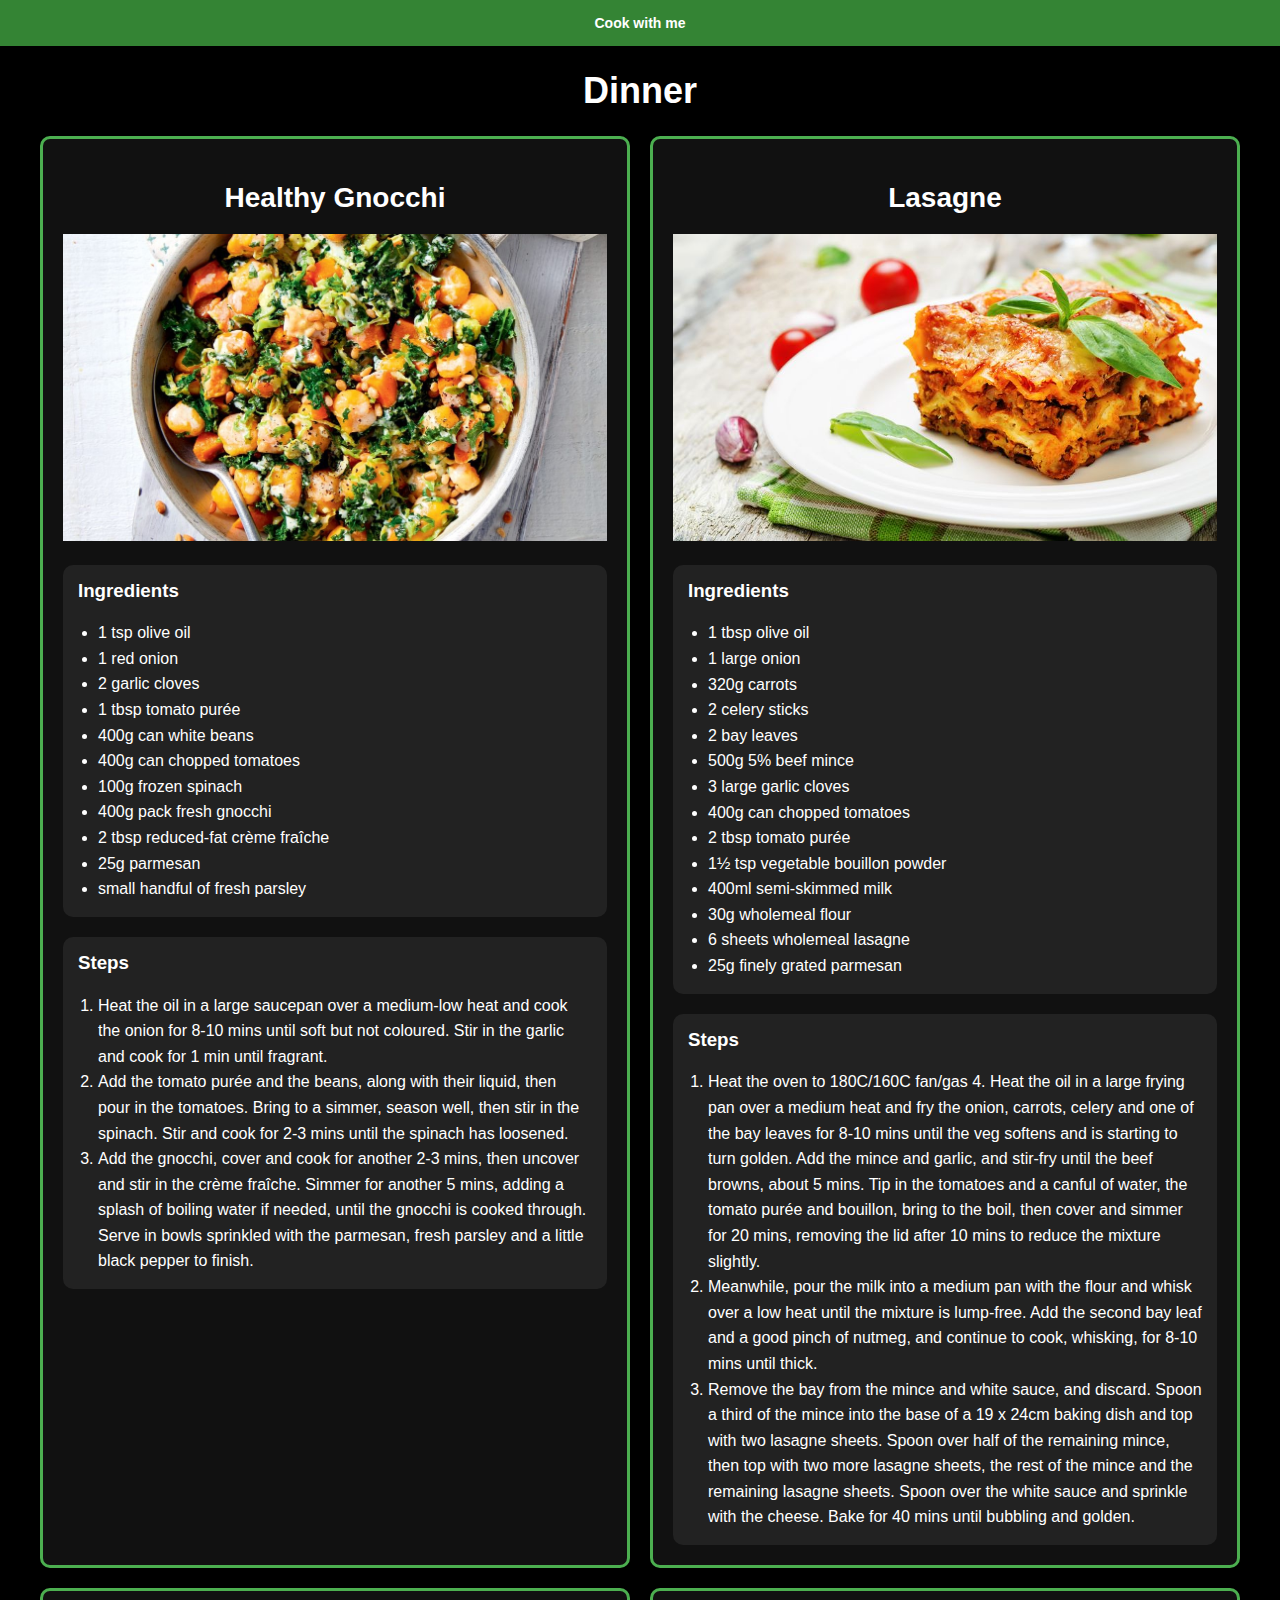
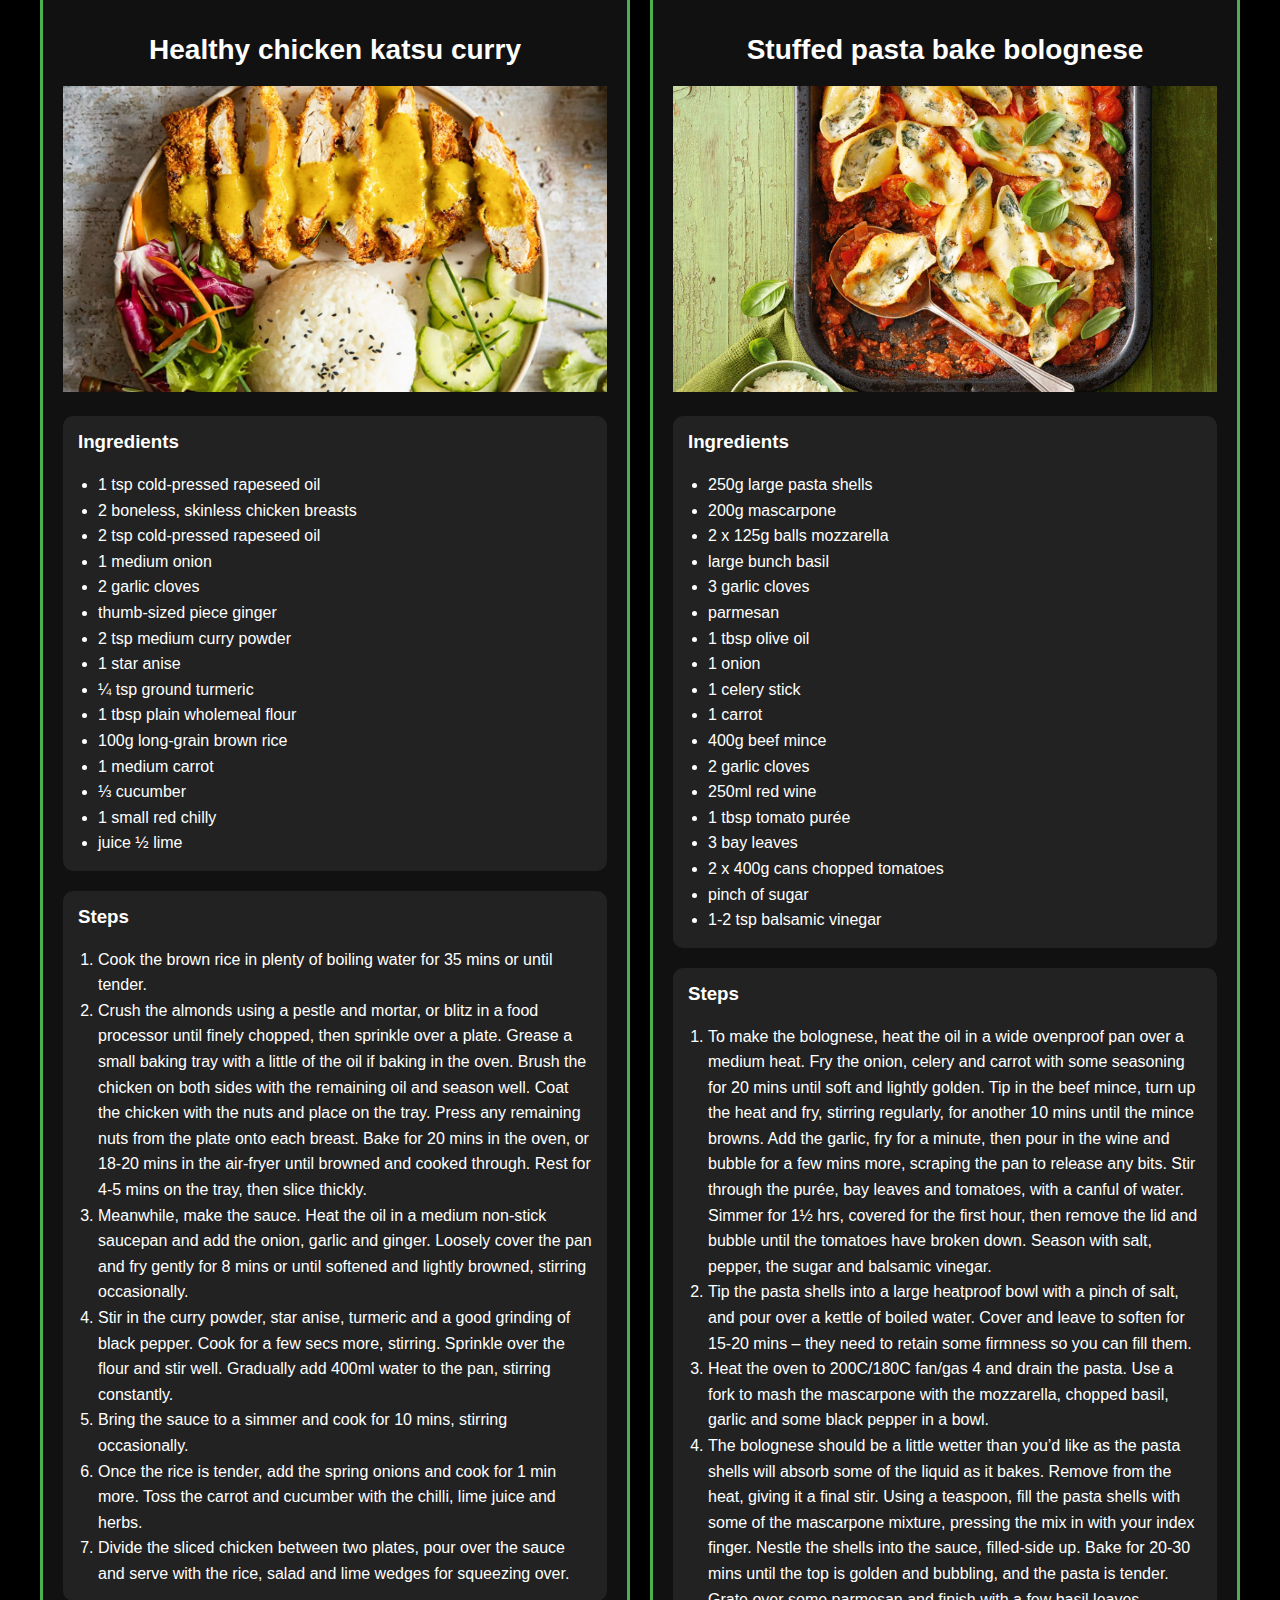
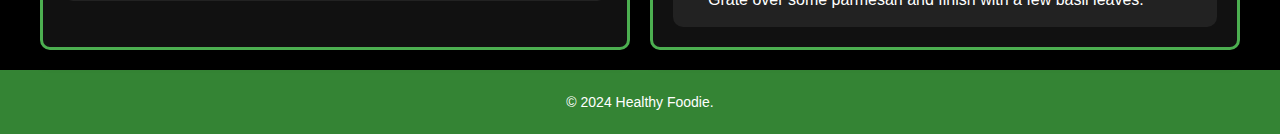
<file: sem_dinner.html>
<!DOCTYPE html>
<html lang="en">
  <head>
    <meta charset="UTF-8" />
    <meta name="viewport" content="width=device-width, initial-scale=1.0" />
    <title>Dinner</title>
    <link rel="stylesheet" href="sem_breakfast.css" />
  </head>
  <body>
    <header>
      <div class="header-bar">
        <p>Cook with me</p>
      </div>
      <div class="title">
        <h1>Dinner</h1>
      </div>
    </header>
    <main>
      <div class="recipes">
        <!-- Recept 1: Gnocchi -->
        <div class="recipe-container">
          <h2>Healthy Gnocchi</h2>
          <div class="recipe-content">
            <div class="image-section">
              <img src="gnocchi1.jpg" alt="gnocchi" />
            </div>
            <div class="recipe-details">
              <div class="ingredients">
                <h3>Ingredients</h3>
                <ul>
                  <li>1 tsp olive oil</li>
                  <li>1 red onion</li>
                  <li>2 garlic cloves</li>
                  <li>1 tbsp tomato purée</li>
                  <li>400g can white beans</li>
                  <li>400g can chopped tomatoes</li>
                  <li>100g frozen spinach</li>
                  <li>400g pack fresh gnocchi</li>
                  <li>2 tbsp reduced-fat crème fraîche</li>
                  <li>25g parmesan</li>
                  <li>small handful of fresh parsley</li>
                </ul>
              </div>
              <div class="steps">
                <h3>Steps</h3>
                <ol>
                  <li>
                    Heat the oil in a large saucepan over a medium-low heat and
                    cook the onion for 8-10 mins until soft but not coloured.
                    Stir in the garlic and cook for 1 min until fragrant.
                  </li>
                  <li>
                    Add the tomato purée and the beans, along with their liquid,
                    then pour in the tomatoes. Bring to a simmer, season well,
                    then stir in the spinach. Stir and cook for 2-3 mins until
                    the spinach has loosened.
                  </li>
                  <li>
                    Add the gnocchi, cover and cook for another 2-3 mins, then
                    uncover and stir in the crème fraîche. Simmer for another 5
                    mins, adding a splash of boiling water if needed, until the
                    gnocchi is cooked through. Serve in bowls sprinkled with the
                    parmesan, fresh parsley and a little black pepper to finish.
                  </li>
                </ol>
              </div>
            </div>
          </div>
        </div>

        <!-- Recept 3: Lasagne -->
        <div class="recipe-container">
          <h2>Lasagne</h2>
          <div class="recipe-content">
            <div class="image-section">
              <img src="lasagne.jpg" alt="lasagne" />
            </div>
            <div class="recipe-details">
              <div class="ingredients">
                <h3>Ingredients</h3>
                <ul>
                  <li>1 tbsp olive oil</li>
                  <li>1 large onion</li>
                  <li>320g carrots</li>
                  <li>2 celery sticks</li>
                  <li>2 bay leaves</li>
                  <li>500g 5% beef mince</li>
                  <li>3 large garlic cloves</li>
                  <li>400g can chopped tomatoes</li>
                  <li>2 tbsp tomato purée</li>
                  <li>1½ tsp vegetable bouillon powder</li>
                  <li>400ml semi-skimmed milk</li>
                  <li>30g wholemeal flour</li>
                  <li>6 sheets wholemeal lasagne</li>
                  <li>25g finely grated parmesan</li>
                </ul>
              </div>
              <div class="steps">
                <h3>Steps</h3>
                <ol>
                  <li>
                    Heat the oven to 180C/160C fan/gas 4. Heat the oil in a
                    large frying pan over a medium heat and fry the onion,
                    carrots, celery and one of the bay leaves for 8-10 mins
                    until the veg softens and is starting to turn golden. Add
                    the mince and garlic, and stir-fry until the beef browns,
                    about 5 mins. Tip in the tomatoes and a canful of water, the
                    tomato purée and bouillon, bring to the boil, then cover and
                    simmer for 20 mins, removing the lid after 10 mins to reduce
                    the mixture slightly.
                  </li>
                  <li>
                    Meanwhile, pour the milk into a medium pan with the flour
                    and whisk over a low heat until the mixture is lump-free.
                    Add the second bay leaf and a good pinch of nutmeg, and
                    continue to cook, whisking, for 8-10 mins until thick.
                  </li>
                  <li>
                    Remove the bay from the mince and white sauce, and discard.
                    Spoon a third of the mince into the base of a 19 x 24cm
                    baking dish and top with two lasagne sheets. Spoon over half
                    of the remaining mince, then top with two more lasagne
                    sheets, the rest of the mince and the remaining lasagne
                    sheets. Spoon over the white sauce and sprinkle with the
                    cheese. Bake for 40 mins until bubbling and golden.
                  </li>
                </ol>
              </div>
            </div>
          </div>
        </div>

        <!-- Recept 2: Healthy chicken katsu curry -->
        <div class="recipe-container">
          <h2>Healthy chicken katsu curry</h2>
          <div class="recipe-content">
            <div class="image-section">
              <img src="chicken.jpg" alt="chicken" />
            </div>
            <div class="recipe-details">
              <div class="ingredients">
                <h3>Ingredients</h3>
                <ul>
                  <li>1 tsp cold-pressed rapeseed oil</li>
                  <li>2 boneless, skinless chicken breasts</li>
                  <li>2 tsp cold-pressed rapeseed oil</li>
                  <li>1 medium onion</li>
                  <li>2 garlic cloves</li>
                  <li>thumb-sized piece ginger</li>
                  <li>2 tsp medium curry powder</li>
                  <li>1 star anise</li>
                  <li>¼ tsp ground turmeric</li>
                  <li>1 tbsp plain wholemeal flour</li>
                  <li>100g long-grain brown rice</li>
                  <li>1 medium carrot</li>
                  <li>⅓ cucumber</li>
                  <li>1 small red chilly</li>
                  <li>juice ½ lime</li>
                </ul>
              </div>
              <div class="steps">
                <h3>Steps</h3>
                <ol>
                  <li>
                    Cook the brown rice in plenty of boiling water for 35 mins
                    or until tender.
                  </li>
                  <li>
                    Crush the almonds using a pestle and mortar, or blitz in a
                    food processor until finely chopped, then sprinkle over a
                    plate. Grease a small baking tray with a little of the oil
                    if baking in the oven. Brush the chicken on both sides with
                    the remaining oil and season well. Coat the chicken with the
                    nuts and place on the tray. Press any remaining nuts from
                    the plate onto each breast. Bake for 20 mins in the oven, or
                    18-20 mins in the air-fryer until browned and cooked
                    through. Rest for 4-5 mins on the tray, then slice thickly.
                  </li>
                  <li>
                    Meanwhile, make the sauce. Heat the oil in a medium
                    non-stick saucepan and add the onion, garlic and ginger.
                    Loosely cover the pan and fry gently for 8 mins or until
                    softened and lightly browned, stirring occasionally.
                  </li>
                  <li>
                    Stir in the curry powder, star anise, turmeric and a good
                    grinding of black pepper. Cook for a few secs more,
                    stirring. Sprinkle over the flour and stir well. Gradually
                    add 400ml water to the pan, stirring constantly.
                  </li>
                  <li>
                    Bring the sauce to a simmer and cook for 10 mins, stirring
                    occasionally.
                  </li>
                  <li>
                    Once the rice is tender, add the spring onions and cook for
                    1 min more. Toss the carrot and cucumber with the chilli,
                    lime juice and herbs.
                  </li>
                  <li>
                    Divide the sliced chicken between two plates, pour over the
                    sauce and serve with the rice, salad and lime wedges for
                    squeezing over.
                  </li>
                </ol>
              </div>
            </div>
          </div>
        </div>

        <!-- Recept 4 Stuffed pasta bake bolognese-->
        <div class="recipe-container">
          <h2>Stuffed pasta bake bolognese</h2>
          <div class="recipe-content">
            <div class="image-section">
              <img src="stuffed1.jpeg" alt="Stuffed pasta bake bolognese" />
            </div>
            <div class="recipe-details">
              <div class="ingredients">
                <h3>Ingredients</h3>
                <ul>
                  <li>250g large pasta shells</li>
                  <li>200g mascarpone</li>
                  <li>2 x 125g balls mozzarella</li>
                  <li>large bunch basil</li>
                  <li>3 garlic cloves</li>
                  <li>parmesan</li>
                  <li>1 tbsp olive oil</li>
                  <li>1 onion</li>
                  <li>1 celery stick</li>
                  <li>1 carrot</li>
                  <li>400g beef mince</li>
                  <li>2 garlic cloves</li>
                  <li>250ml red wine</li>
                  <li>1 tbsp tomato purée</li>
                  <li>3 bay leaves</li>
                  <li>2 x 400g cans chopped tomatoes</li>
                  <li>pinch of sugar</li>
                  <li>1-2 tsp balsamic vinegar</li>
                </ul>
              </div>
              <div class="steps">
                <h3>Steps</h3>
                <ol>
                  <li>
                    To make the bolognese, heat the oil in a wide ovenproof pan
                    over a medium heat. Fry the onion, celery and carrot with
                    some seasoning for 20 mins until soft and lightly golden.
                    Tip in the beef mince, turn up the heat and fry, stirring
                    regularly, for another 10 mins until the mince browns. Add
                    the garlic, fry for a minute, then pour in the wine and
                    bubble for a few mins more, scraping the pan to release any
                    bits. Stir through the purée, bay leaves and tomatoes, with
                    a canful of water. Simmer for 1½ hrs, covered for the first
                    hour, then remove the lid and bubble until the tomatoes have
                    broken down. Season with salt, pepper, the sugar and
                    balsamic vinegar.
                  </li>
                  <li>
                    Tip the pasta shells into a large heatproof bowl with a
                    pinch of salt, and pour over a kettle of boiled water. Cover
                    and leave to soften for 15-20 mins – they need to retain
                    some firmness so you can fill them.
                  </li>
                  <li>
                    Heat the oven to 200C/180C fan/gas 4 and drain the pasta.
                    Use a fork to mash the mascarpone with the mozzarella,
                    chopped basil, garlic and some black pepper in a bowl.
                  </li>
                  <li>
                    The bolognese should be a little wetter than you’d like as
                    the pasta shells will absorb some of the liquid as it bakes.
                    Remove from the heat, giving it a final stir. Using a
                    teaspoon, fill the pasta shells with some of the mascarpone
                    mixture, pressing the mix in with your index finger. Nestle
                    the shells into the sauce, filled-side up. Bake for 20-30
                    mins until the top is golden and bubbling, and the pasta is
                    tender. Grate over some parmesan and finish with a few basil
                    leaves.
                  </li>
                </ol>
              </div>
            </div>
          </div>
        </div>
      </div>
    </main>
    <footer>
        <p>&copy; 2024 Healthy Foodie.</p>
      </footer>
    </body>
  </html>
  </body>
</html>
</file>
<file: sem_1.css>
body {
  margin: 0;
  font-family: Arial;
  background-color: #000;
  color: #fff;
}

.header-bar {
  background-color: #348434;
  padding: 1px;
  text-align: center;
  font-size: 14px;
  font-weight: bold;
}

.logo-container {
  text-align: center;
  margin: 20px 0;
}

.logo-container h1 {
  font-size: 36px;
  color: #fff;
}

.logo-container span {
  color: #4caf50;
}

.hero img {
  width: 100%;
  height: auto;
  display: block;
}

nav ul {
  list-style: none;
  padding: 0;
  margin: 0;
  display: flex;
  justify-content: center;
  background-color: #000000; /* Pozadie navigácie */
  flex-wrap: wrap;
}

nav ul li {
  margin: 0 50px; /* Medzera medzi položkami menu */
}

nav ul li a {
  color: #fff; /* Predvolená farba textu */
  text-decoration: none;
  font-size: 18px;
  transition: color 0.3s ease; /* Plynulý prechod farby */
}

nav ul li a:hover {
  color: #fff; /* Zmena farby textu na bielu pri hover */
  background-color: #4caf50; /* Voliteľné: zelené pozadie pri hover */
  padding: 5px 10px; /* Voliteľné: zvýraznenie */
  border-radius: 5px; /* Voliteľné: zaoblenie pozadia */
}

.recipes {
  text-align: center;
  padding: 20px;
}

.recipes h2 {
  font-size: 28px;
  margin-bottom: 20px;
}

.categories {
  display: flex;
  justify-content: center;
  gap: 20px;
  flex-wrap: wrap; /* Umožní presúvanie položiek na nový riadok */
}

.category {
  text-align: center;
  flex: 1 1 100px; /* Každá kategória zaberie minimálne 100px, maximálne zvyšný priestor */
}

.category img {
  width: 80px;
  height: 80px;
  transition: transform 0.3s ease; /* Prechod pri zväčšení */
}

.category img:hover {
  transform: scale(1.1); /* Zväčšenie obrázka pri hover */
}

.category p {
  margin-top: 10px;
  font-size: 16px;
}

/* Responzívne zmeny pre menšie obrazovky */
@media (max-width: 480px) {
  .logo-container img {
    width: 50%; /* Zmenší šírku loga na polovicu */
    height: auto; /* Zachová proporcie */
  }

  nav ul {
    flex-direction: column; /* Zvislé menu na úzkych obrazovkách */
    align-items: center; /* Zarovná položky na stred */
    padding: 0;
    margin: 0;
  }

  nav ul li {
    margin: 10px 0; /* Medzera medzi položkami menu */
  }

  nav ul li a {
    font-size: 16px; /* Zmenší veľkosť písma pre mobil */
    padding: 10px; /* Pridanie paddingu pre lepšiu klikateľnosť */
  }

  .recipes {
    display: flex;
    flex-direction: column;
    align-items: center;
    justify-content: center; /* Vycentruje celú sekciu */
    padding: 20px;
  }

  .recipes h2 {
    font-size: 24px;
  }

  .categories {
    flex-direction: column; /* Kategórie budú zobrazené vertikálne */
    align-items: center;
    gap: 20px;
  }

  .category {
    width: 80%; /* Šírka každej kategórie */
    max-width: 300px; /* Maximálna šírka pre konzistenciu */
  }

  .image-container {
    width: 100%;
    display: flex;
    justify-content: center; /* Obrázky sú zarovnané na stred */
  }

  .category img {
    width: 100%; /* Obrázok zaberie celú šírku kontajnera */
    height: auto; /* Zachová proporcie */
  }

  .category p {
    font-size: 14px;
  }
}

@media (max-width: 768px) {
  .categories {
    gap: 20px; /* Zmenšenie medzier medzi kategóriami */
  }

  .category {
    width: 120px; /* Zmenšenie šírky kategórie */
  }

  .category p {
    font-size: 16px; /* Zmenšenie textu pod obrázkami */
  }
}
footer {
  background-color: #348434; /* Zelená farba */
  text-align: center;
  color: white; /* Biela farba textu */
  padding: 10px 0;
  font-size: 14px;
}
</file>
<file: sem_about.css>
body {
  margin: 0;
  font-family: Arial, sans-serif;
  background-color: #000; /* Čierne pozadie stránky */
  color: #f5f4f4;
}

.header-bar {
  background-color: #348434;
  padding: 1px;
  text-align: center;
  font-size: 14px;
  font-weight: bold;
}
footer {
  background-color: #348434; /* Zelená farba */
  text-align: center;
  color: white; /* Biela farba textu */
  padding: 10px 0;
  font-size: 14px;
}
.logo-container {
  text-align: center;
  margin: 20px 0;
}

.logo-container h1 {
  font-size: 36px;
  color: #fff;
}

.logo-container span {
  color: #4caf50;
}

.hero img {
  width: 100%;
  height: auto;
  display: block;
}
.container {
  background: linear-gradient(
    to bottom,
    #0e3b15,
    #000000
  ); /* Gradient pre obdlžník */
  margin: 40px auto;
  padding: 20px;
  width: 90%;
  max-width: 600px;
  border-radius: 20px;
  box-shadow: 0 4px 8px rgba(0, 0, 0, 0.3);
  display: flex;
  justify-content: space-between;
}

p {
  font-size: 1.2em;
  line-height: 1.6;
}
@media (max-width: 480px) {
  .logo-container img {
    width: 50%; /* Zmenší šírku loga na polovicu */
    height: auto; /* Zachová proporcie */
  }
</file>
<file: sem_breakfast.css>
body {
  margin: 0;
  font-family: "Arial";
  color: #fff;
  background-color: #000;
}

.header-bar {
  background-color: #348434;
  padding: 1px;
  text-align: center;
  font-size: 14px;
  font-weight: bold;
}

.title {
  text-align: center;
  margin: 20px 0;
}

.title h1 {
  font-size: 36px;
  color: #fff;
}

/* Recepty */
.recipes {
  display: flex;
  flex-wrap: wrap;
  gap: 20px;
  justify-content: center;
  margin: 20px auto;
  max-width: 1200px;
}

/* Každý recept */
.recipe-container {
  flex: 1 1 500px;
  border: 3px solid #4caf50;
  padding: 20px;
  border-radius: 10px;
  background-color: #111;
  box-shadow: 0 5px 15px rgba(0, 0, 0, 0.5);
}

.recipe-container h2 {
  text-align: center;
  font-size: 28px;
  margin-bottom: 20px;
}

/* Obsah receptu */
.recipe-content {
  display: flex;
  flex-direction: column;
  gap: 20px;
}

/* Obrázok */
.image-section img {
  max-width: 100%;
  border: none; /* Odstráni orámovanie */
  border-radius: 0; /* Nastaví ostré hrany */
}

/* Ingrediencie a kroky */
.recipe-details {
  display: flex;
  flex-direction: column;
  gap: 20px;
}

.ingredients,
.steps {
  background-color: #222;
  padding: 15px;
  border-radius: 10px;
}

.ingredients h3,
.steps h3 {
  margin-top: 0;
}

.ingredients ul,
.steps ol {
  margin: 0;
  padding-left: 20px;
}

.ingredients li,
.steps li {
  line-height: 1.6;
}

footer {
  background-color: #348434; /* Zelená farba */
  text-align: center;
  color: white; /* Biela farba textu */
  padding: 10px 0;
  font-size: 14px;
}
.search-container {
  text-align: center;
  margin: 20px 0;
}

#recipe-search {
  padding: 10px;
  font-size: 16px;
  width: 80%;
  max-width: 400px;
  border-radius: 5px;
  border: 1px solid #ccc;
}

#recipe-search:focus {
  outline: none;
  border-color: #007bff;
}
</file>
<file: sem_contact.css>
/* Reset */
body {
  margin: 0;
  font-family: Arial, sans-serif;
  background-color: #000; /* Čierne pozadie stránky */
  color: #fff;
}

.header-bar {
  background-color: #348434;
  padding: 1px;
  text-align: center;
  font-size: 14px;
  font-weight: bold;
}

/* Contact Form */
.contact-form {
  background: linear-gradient(
    to bottom,
    #0e3b15,
    #000000
  ); /* Gradient pre obdlžník */
  margin: 40px auto;
  padding: 20px;
  width: 90%;
  max-width: 600px;
  border-radius: 20px;
  box-shadow: 0 4px 8px rgba(0, 0, 0, 0.3);
  display: flex;
  justify-content: space-between;
}

.contact-info {
  flex: 1;
  color: #fff;
}

.contact-info h2 {
  margin-bottom: 15px;
}

.contact-info p {
  margin: 10px 0;
}

/* Form Styles */
form {
  flex: 1;
  display: flex;
  flex-direction: column;
  margin-left: 20px;
}

label {
  margin-bottom: 5px;
  font-size: 14px;
}

input,
textarea {
  margin-bottom: 15px;
  padding: 10px;
  font-size: 14px;
  border: 1px solid #ddd;
  border-radius: 5px;
}

textarea {
  resize: none;
}

button {
  padding: 10px 15px;
  font-size: 16px;
  background-color: #4caf50;
  color: #fff;
  border: none;
  border-radius: 5px;
  cursor: pointer;
  transition: background-color 0.3s;
}

button:hover {
  background-color: #348434;
}

/* Submitted Data Section */
.submitted-data {
  background: linear-gradient(
    to bottom,
    #348434,
    #000000
  ); /* Gradient pre sekciu údajov */
  color: #fff;
  margin: 20px auto;
  padding: 20px;
  width: 90%;
  max-width: 600px;
  border-radius: 10px;
  box-shadow: 0 4px 8px rgba(0, 0, 0, 0.3);
}

.hidden {
  display: none;
}

footer {
  background-color: #348434; /* Zelená farba */
  text-align: center;
  color: white; /* Biela farba textu */
  padding: 10px 0;
  font-size: 14px;
}
.logo-container {
  text-align: center;
  margin: 20px 0;
}

.logo-container h1 {
  font-size: 36px;
  color: #fff;
}

.logo-container span {
  color: #4caf50;
}

.hero img {
  width: 100%;
  height: auto;
  display: block;
}
@media (max-width: 480px) {
  .logo-container img {
    width: 50%; /* Zmenší šírku loga na polovicu */
    height: auto; /* Zachová proporcie */
  }
</file>
